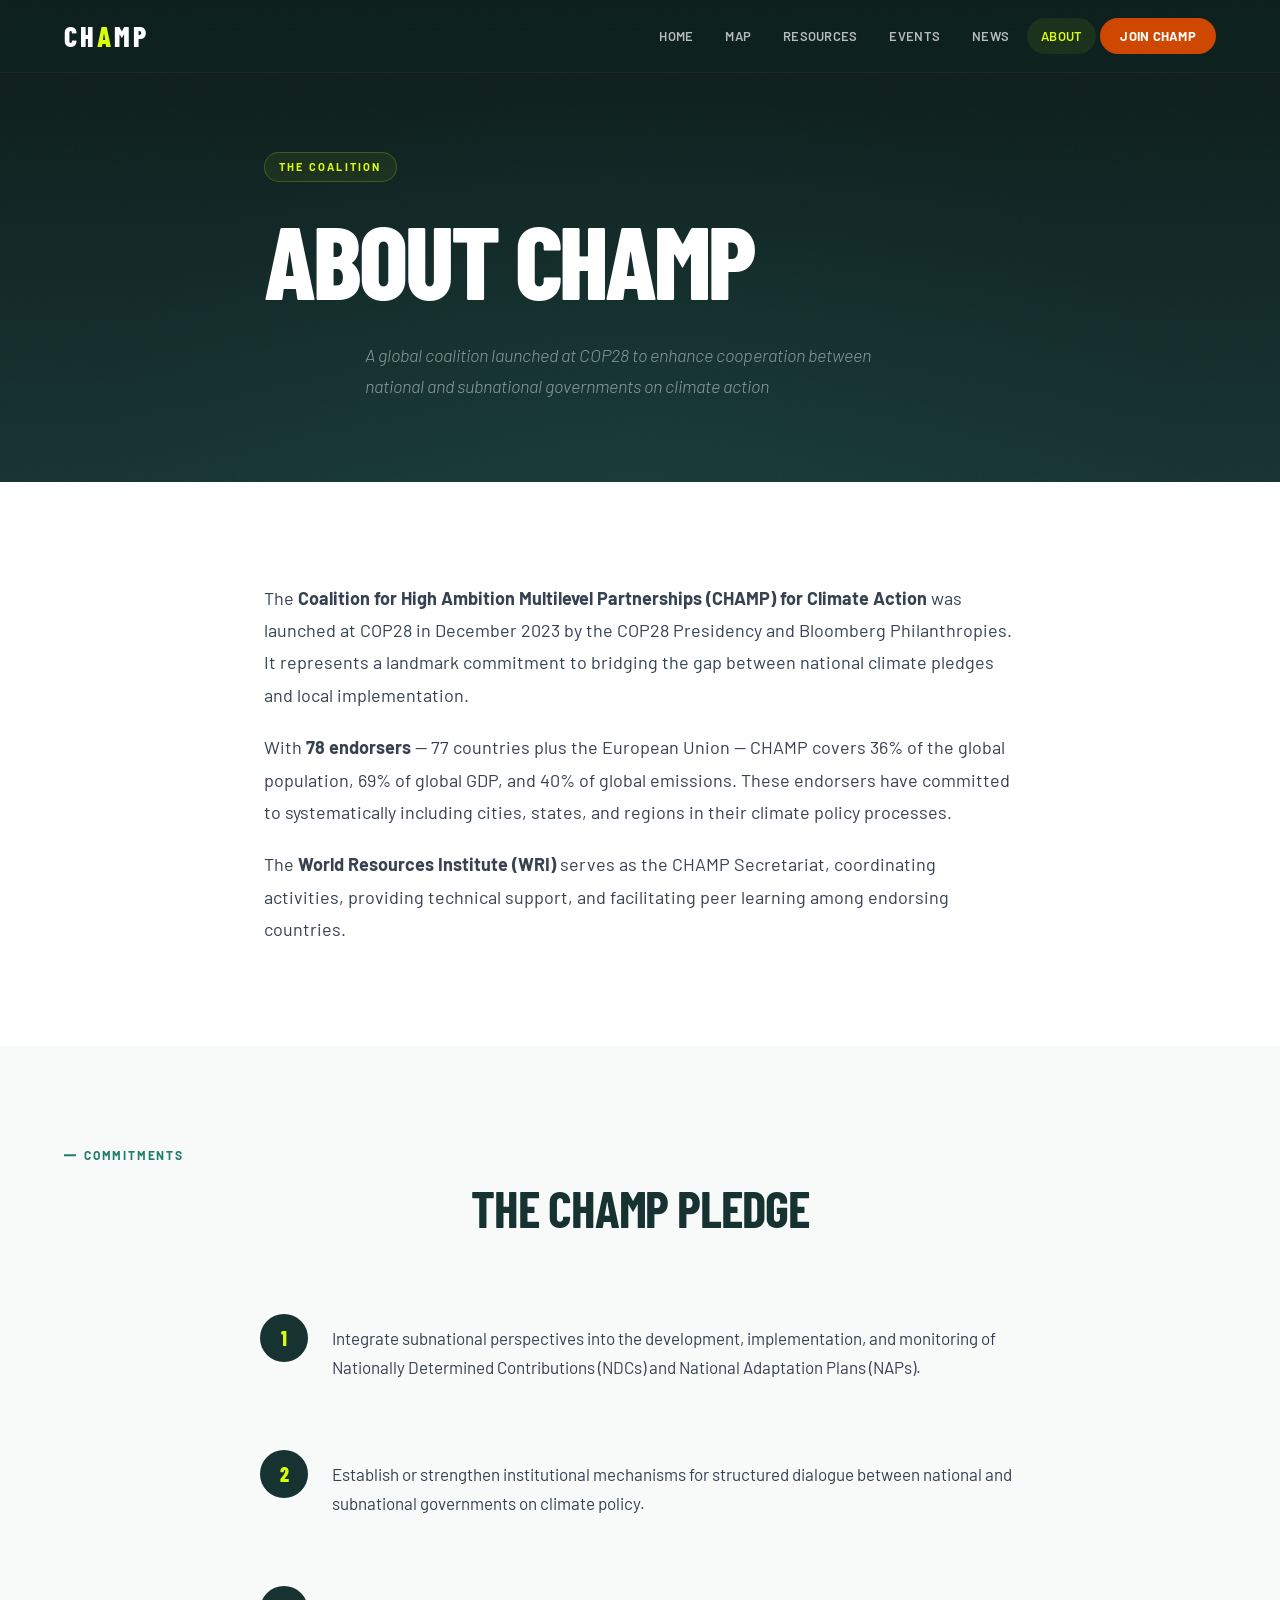
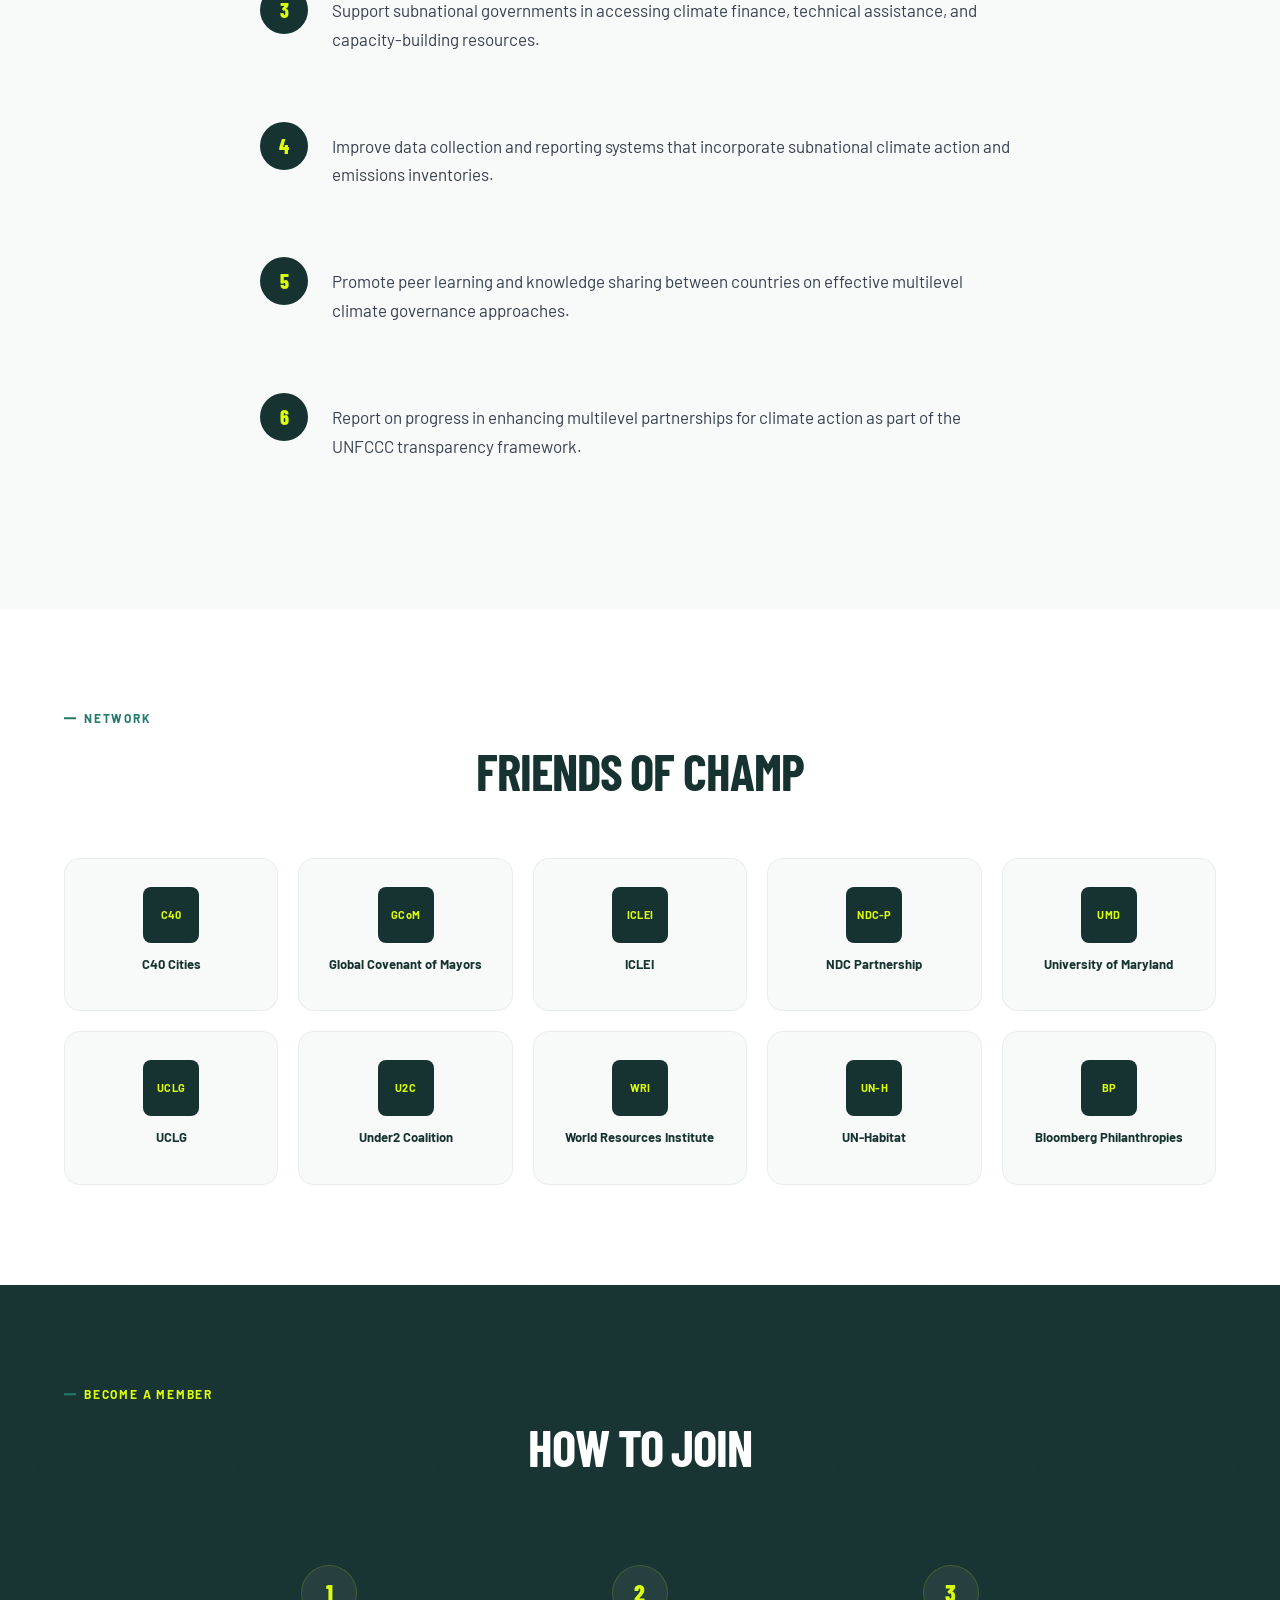
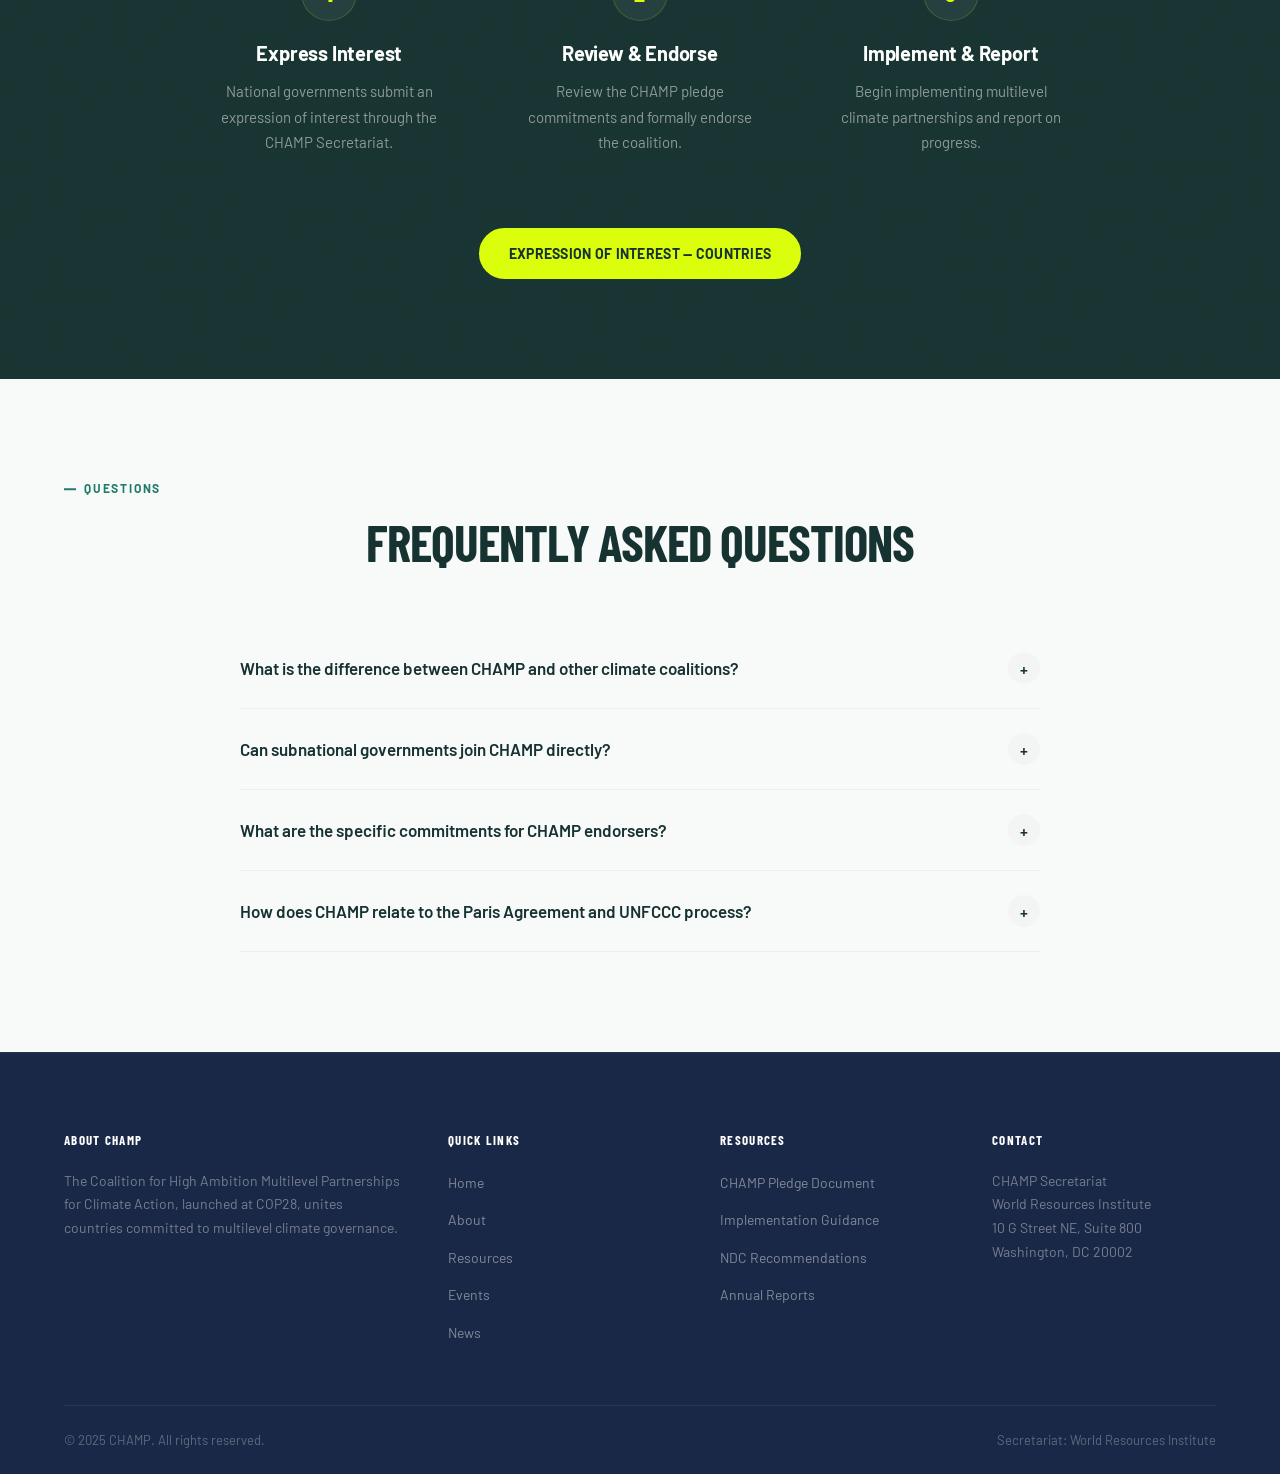
<file: about.html>
<!DOCTYPE html>
<html lang="en">
<head>
  <meta charset="UTF-8">
  <meta name="viewport" content="width=device-width, initial-scale=1.0">
  <title>About — CHAMP Coalition for Climate Action</title>
  <meta name="description" content="Learn about CHAMP, the Coalition for High Ambition Multilevel Partnerships for Climate Action launched at COP28, its pledge, partners, and how to join.">
  <meta property="og:title" content="About — CHAMP Coalition for Climate Action">
  <meta property="og:description" content="Learn about the CHAMP coalition, its partners, the pledge commitments, and how your country can join.">
  <meta property="og:type" content="website">
  <link rel="icon" href="data:image/svg+xml,<svg xmlns='http://www.w3.org/2000/svg' viewBox='0 0 32 32'><circle cx='16' cy='16' r='14' fill='%23207B6A'/><text x='16' y='21' text-anchor='middle' fill='%23DBFE0C' font-size='14' font-weight='bold' font-family='sans-serif'>C</text></svg>">
  <link rel="preconnect" href="https://fonts.googleapis.com">
  <link rel="preconnect" href="https://fonts.gstatic.com" crossorigin>
  <link href="https://fonts.googleapis.com/css2?family=Barlow+Condensed:wght@700;800&family=Barlow:ital,wght@0,400;0,600;0,700;1,300&display=swap" rel="stylesheet">
  <link rel="stylesheet" href="css/styles.css">
</head>
<body>
  <div class="grain-overlay" aria-hidden="true"></div>
  <a href="about.html#main-content" class="skip-link">Skip to main content</a>

  <header class="site-header">
    <nav class="site-nav" aria-label="Main navigation">
      <a href="index.html" class="nav-logo" aria-label="CHAMP home">CH<span>A</span>MP</a>
      <button class="nav-hamburger" aria-expanded="false" aria-controls="nav-menu" aria-label="Toggle navigation menu">
        <span></span><span></span><span></span>
      </button>
      <div class="nav-menu" id="nav-menu" role="menubar">
        <a href="index.html" role="menuitem">Home</a>
        <a href="index.html#map-section" role="menuitem">Map</a>
        <a href="resources.html" role="menuitem">Resources</a>
        <a href="events.html" role="menuitem">Events</a>
        <a href="news.html" role="menuitem">News</a>
        <a href="about.html" role="menuitem">About</a>
        <a href="about.html#join" class="nav-cta" role="menuitem">Join CHAMP</a>
      </div>
    </nav>
    <div class="nav-overlay"></div>
  </header>

  <main id="main-content">
    <!-- Hero -->
    <section class="page-header about-hero">
      <div class="container">
        <span class="page-label">The Coalition</span>
        <h1>About CHAMP</h1>
        <p>A global coalition launched at COP28 to enhance cooperation between national and subnational governments on climate action</p>
      </div>
    </section>

    <!-- Overview -->
    <section class="section">
      <div class="container" style="max-width: 800px;">
        <div class="fade-in">
          <p style="font-size: 1.125rem; line-height: 1.8; color: #374151; margin-bottom: 20px;">
            The <strong>Coalition for High Ambition Multilevel Partnerships (CHAMP) for Climate Action</strong> was launched at COP28 in December 2023 by the COP28 Presidency and Bloomberg Philanthropies. It represents a landmark commitment to bridging the gap between national climate pledges and local implementation.
          </p>
          <p style="font-size: 1.125rem; line-height: 1.8; color: #374151; margin-bottom: 20px;">
            With <strong>78 endorsers</strong> &mdash; 77 countries plus the European Union &mdash; CHAMP covers 36% of the global population, 69% of global GDP, and 40% of global emissions. These endorsers have committed to systematically including cities, states, and regions in their climate policy processes.
          </p>
          <p style="font-size: 1.125rem; line-height: 1.8; color: #374151;">
            The <strong>World Resources Institute (WRI)</strong> serves as the CHAMP Secretariat, coordinating activities, providing technical support, and facilitating peer learning among endorsing countries.
          </p>
        </div>
      </div>
    </section>

    <!-- The CHAMP Pledge -->
    <section class="pledge-section section">
      <div class="container">
        <span class="section-label fade-in">Commitments</span>
        <h2 class="fade-in stagger-1">The CHAMP Pledge</h2>
        <div class="pledge-list">
          <div class="pledge-item fade-in stagger-2">
            <div class="pledge-number" aria-hidden="true">1</div>
            <p class="pledge-text">Integrate subnational perspectives into the development, implementation, and monitoring of Nationally Determined Contributions (NDCs) and National Adaptation Plans (NAPs).</p>
          </div>
          <div class="pledge-item fade-in stagger-3">
            <div class="pledge-number" aria-hidden="true">2</div>
            <p class="pledge-text">Establish or strengthen institutional mechanisms for structured dialogue between national and subnational governments on climate policy.</p>
          </div>
          <div class="pledge-item fade-in stagger-4">
            <div class="pledge-number" aria-hidden="true">3</div>
            <p class="pledge-text">Support subnational governments in accessing climate finance, technical assistance, and capacity-building resources.</p>
          </div>
          <div class="pledge-item fade-in stagger-5">
            <div class="pledge-number" aria-hidden="true">4</div>
            <p class="pledge-text">Improve data collection and reporting systems that incorporate subnational climate action and emissions inventories.</p>
          </div>
          <div class="pledge-item fade-in stagger-6">
            <div class="pledge-number" aria-hidden="true">5</div>
            <p class="pledge-text">Promote peer learning and knowledge sharing between countries on effective multilevel climate governance approaches.</p>
          </div>
          <div class="pledge-item fade-in stagger-7">
            <div class="pledge-number" aria-hidden="true">6</div>
            <p class="pledge-text">Report on progress in enhancing multilevel partnerships for climate action as part of the UNFCCC transparency framework.</p>
          </div>
        </div>
      </div>
    </section>

    <!-- Friends of CHAMP / Partners -->
    <section class="partners-section section">
      <div class="container">
        <span class="section-label fade-in">Network</span>
        <h2 class="fade-in stagger-1">Friends of CHAMP</h2>
        <div class="partners-grid fade-in stagger-2">
          <div class="partner-card">
            <div class="partner-icon">C40</div>
            <h4>C40 Cities</h4>
          </div>
          <div class="partner-card">
            <div class="partner-icon">GCoM</div>
            <h4>Global Covenant of Mayors</h4>
          </div>
          <div class="partner-card">
            <div class="partner-icon">ICLEI</div>
            <h4>ICLEI</h4>
          </div>
          <div class="partner-card">
            <div class="partner-icon">NDC-P</div>
            <h4>NDC Partnership</h4>
          </div>
          <div class="partner-card">
            <div class="partner-icon">UMD</div>
            <h4>University of Maryland</h4>
          </div>
          <div class="partner-card">
            <div class="partner-icon">UCLG</div>
            <h4>UCLG</h4>
          </div>
          <div class="partner-card">
            <div class="partner-icon">U2C</div>
            <h4>Under2 Coalition</h4>
          </div>
          <div class="partner-card">
            <div class="partner-icon">WRI</div>
            <h4>World Resources Institute</h4>
          </div>
          <div class="partner-card">
            <div class="partner-icon">UN-H</div>
            <h4>UN-Habitat</h4>
          </div>
          <div class="partner-card">
            <div class="partner-icon">BP</div>
            <h4>Bloomberg Philanthropies</h4>
          </div>
        </div>
      </div>
    </section>

    <!-- How to Join (Dark) -->
    <section id="join" class="join-section section">
      <div class="container">
        <span class="section-label fade-in">Become a Member</span>
        <h2 class="fade-in stagger-1">How to Join</h2>
        <div class="join-steps fade-in stagger-2">
          <div class="join-step">
            <div class="join-step-number" aria-hidden="true">1</div>
            <h3>Express Interest</h3>
            <p>National governments submit an expression of interest through the CHAMP Secretariat.</p>
          </div>
          <div class="join-step">
            <div class="join-step-number" aria-hidden="true">2</div>
            <h3>Review &amp; Endorse</h3>
            <p>Review the CHAMP pledge commitments and formally endorse the coalition.</p>
          </div>
          <div class="join-step">
            <div class="join-step-number" aria-hidden="true">3</div>
            <h3>Implement &amp; Report</h3>
            <p>Begin implementing multilevel climate partnerships and report on progress.</p>
          </div>
        </div>
        <div style="text-align: center; position: relative;" class="fade-in stagger-3">
          <a href="about.html#" class="btn btn-cta">Expression of Interest &mdash; Countries</a>
        </div>
      </div>
    </section>

    <!-- FAQ -->
    <section class="faq-section section">
      <div class="container">
        <span class="section-label fade-in">Questions</span>
        <h2 class="fade-in stagger-1">Frequently Asked Questions</h2>
        <div class="faq-list fade-in stagger-2">
          <div class="faq-item">
            <button class="faq-question" aria-expanded="false">
              What is the difference between CHAMP and other climate coalitions?
              <span class="faq-icon" aria-hidden="true">+</span>
            </button>
            <div class="faq-answer" role="region">
              <p>CHAMP is unique in its focus on <strong>multilevel governance</strong> &mdash; the structured cooperation between national and subnational governments. While other coalitions may focus on emissions targets or specific sectors, CHAMP specifically addresses how different levels of government work together to deliver on climate commitments. This vertical integration is essential because cities and regions are responsible for implementing many national climate policies.</p>
            </div>
          </div>
          <div class="faq-item">
            <button class="faq-question" aria-expanded="false">
              Can subnational governments join CHAMP directly?
              <span class="faq-icon" aria-hidden="true">+</span>
            </button>
            <div class="faq-answer" role="region">
              <p>CHAMP endorsement is at the <strong>national level</strong>, with countries committing to enhance their engagement with subnational governments. However, subnational governments are essential partners and beneficiaries. Organizations representing cities and regions, such as C40, ICLEI, and UCLG, are &ldquo;Friends of CHAMP&rdquo; that help facilitate subnational engagement within the coalition framework.</p>
            </div>
          </div>
          <div class="faq-item">
            <button class="faq-question" aria-expanded="false">
              What are the specific commitments for CHAMP endorsers?
              <span class="faq-icon" aria-hidden="true">+</span>
            </button>
            <div class="faq-answer" role="region">
              <p>CHAMP endorsers commit to six key areas: integrating subnational perspectives into NDCs, establishing multilevel dialogue mechanisms, supporting subnational access to climate finance, improving data collection, promoting peer learning, and reporting on progress. These commitments are flexible, recognizing that countries have different starting points and governance structures.</p>
            </div>
          </div>
          <div class="faq-item">
            <button class="faq-question" aria-expanded="false">
              How does CHAMP relate to the Paris Agreement and UNFCCC process?
              <span class="faq-icon" aria-hidden="true">+</span>
            </button>
            <div class="faq-answer" role="region">
              <p>CHAMP directly supports the implementation of the Paris Agreement by strengthening how countries develop and deliver on their <strong>Nationally Determined Contributions (NDCs)</strong>. By including subnational governments in NDC processes, countries can set more ambitious and achievable targets. CHAMP endorsers report on their multilevel partnership progress as part of the UNFCCC transparency framework.</p>
            </div>
          </div>
        </div>
      </div>
    </section>
  </main>

  <footer class="site-footer" role="contentinfo">
    <div class="container">
      <div class="footer-grid">
        <div class="footer-col">
          <h4>About CHAMP</h4>
          <p>The Coalition for High Ambition Multilevel Partnerships for Climate Action, launched at COP28, unites countries committed to multilevel climate governance.</p>
        </div>
        <div class="footer-col">
          <h4>Quick Links</h4>
          <ul>
            <li><a href="index.html">Home</a></li>
            <li><a href="about.html">About</a></li>
            <li><a href="resources.html">Resources</a></li>
            <li><a href="events.html">Events</a></li>
            <li><a href="news.html">News</a></li>
          </ul>
        </div>
        <div class="footer-col">
          <h4>Resources</h4>
          <ul>
            <li><a href="resources.html">CHAMP Pledge Document</a></li>
            <li><a href="resources.html">Implementation Guidance</a></li>
            <li><a href="resources.html">NDC Recommendations</a></li>
            <li><a href="resources.html">Annual Reports</a></li>
          </ul>
        </div>
        <div class="footer-col">
          <h4>Contact</h4>
          <p>CHAMP Secretariat<br>World Resources Institute<br>10 G Street NE, Suite 800<br>Washington, DC 20002</p>
        </div>
      </div>
      <div class="footer-bottom">
        <span>&copy; 2025 CHAMP. All rights reserved.</span>
        <span>Secretariat: <a href="https://www.wri.org" target="_blank" rel="noopener noreferrer">World Resources Institute</a></span>
      </div>
    </div>
  </footer>

  <script src="js/nav.js"></script>
  <script>
  // FAQ Accordion
  (function() {
    'use strict';
    document.querySelectorAll('.faq-question').forEach(function(btn) {
      btn.addEventListener('click', function() {
        var item = this.closest('.faq-item');
        var isOpen = item.classList.contains('is-open');

        // Close all
        document.querySelectorAll('.faq-item').forEach(function(i) {
          i.classList.remove('is-open');
          i.querySelector('.faq-question').setAttribute('aria-expanded', 'false');
        });

        // Toggle current
        if (!isOpen) {
          item.classList.add('is-open');
          this.setAttribute('aria-expanded', 'true');
        }
      });
    });
  })();
  </script>
</body>
</html>
</file>
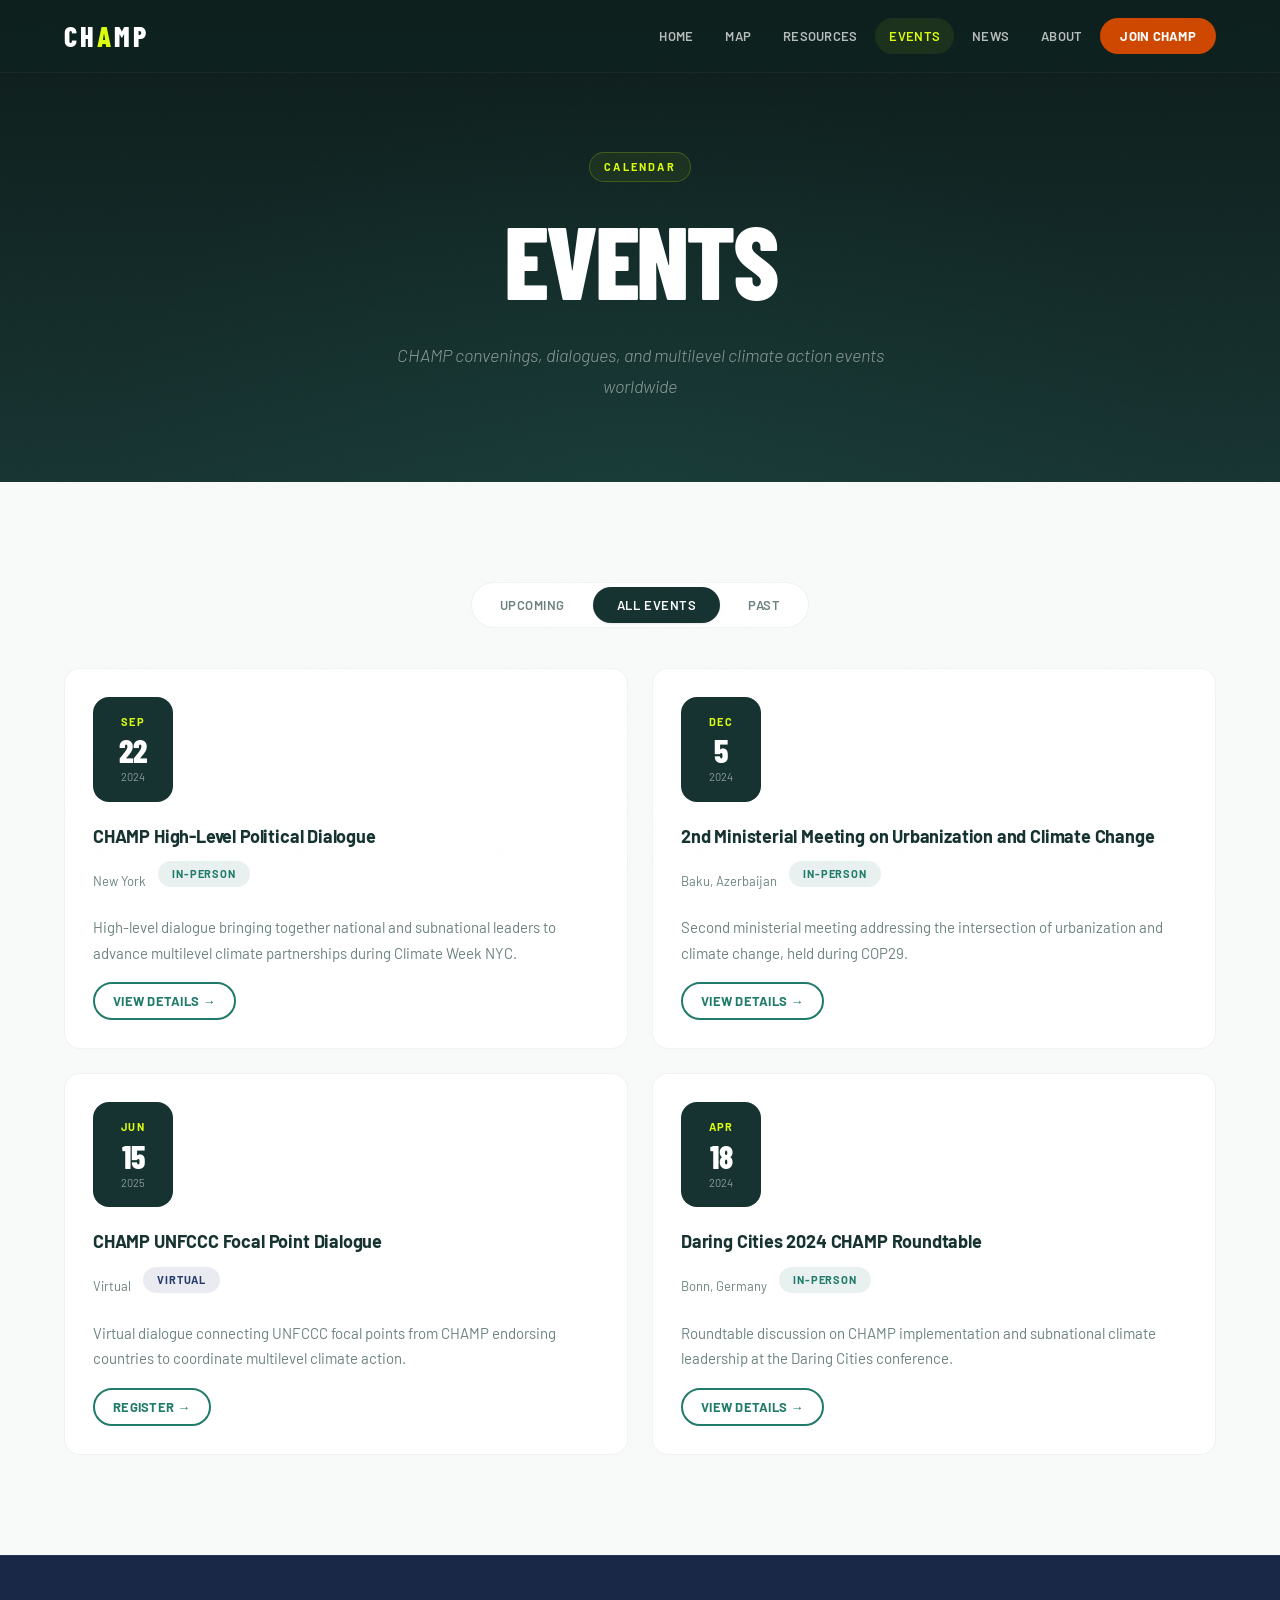
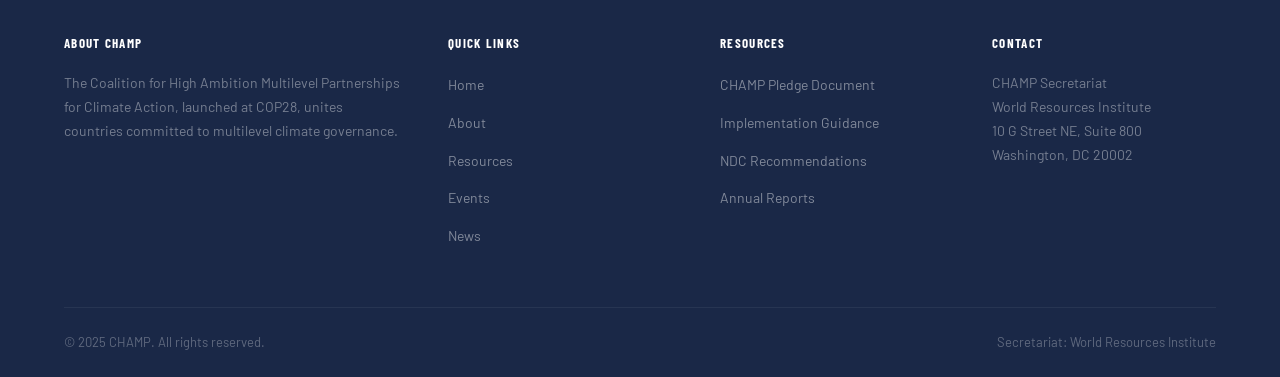
<file: events.html>
<!DOCTYPE html>
<html lang="en">
<head>
  <meta charset="UTF-8">
  <meta name="viewport" content="width=device-width, initial-scale=1.0">
  <title>Events — CHAMP Coalition for Climate Action</title>
  <meta name="description" content="Upcoming and past CHAMP events including ministerial meetings, dialogues, and roundtables on multilevel climate partnerships.">
  <meta property="og:title" content="Events — CHAMP Coalition for Climate Action">
  <meta property="og:description" content="Explore upcoming and past CHAMP events on multilevel climate governance and partnerships.">
  <meta property="og:type" content="website">
  <link rel="icon" href="data:image/svg+xml,<svg xmlns='http://www.w3.org/2000/svg' viewBox='0 0 32 32'><circle cx='16' cy='16' r='14' fill='%23207B6A'/><text x='16' y='21' text-anchor='middle' fill='%23DBFE0C' font-size='14' font-weight='bold' font-family='sans-serif'>C</text></svg>">
  <link rel="preconnect" href="https://fonts.googleapis.com">
  <link rel="preconnect" href="https://fonts.gstatic.com" crossorigin>
  <link href="https://fonts.googleapis.com/css2?family=Barlow+Condensed:wght@700;800&family=Barlow:ital,wght@0,400;0,600;0,700;1,300&display=swap" rel="stylesheet">
  <link rel="stylesheet" href="css/styles.css">
</head>
<body>
  <div class="grain-overlay" aria-hidden="true"></div>
  <a href="events.html#main-content" class="skip-link">Skip to main content</a>

  <header class="site-header">
    <nav class="site-nav" aria-label="Main navigation">
      <a href="index.html" class="nav-logo" aria-label="CHAMP home">CH<span>A</span>MP</a>
      <button class="nav-hamburger" aria-expanded="false" aria-controls="nav-menu" aria-label="Toggle navigation menu">
        <span></span><span></span><span></span>
      </button>
      <div class="nav-menu" id="nav-menu" role="menubar">
        <a href="index.html" role="menuitem">Home</a>
        <a href="index.html#map-section" role="menuitem">Map</a>
        <a href="resources.html" role="menuitem">Resources</a>
        <a href="events.html" role="menuitem">Events</a>
        <a href="news.html" role="menuitem">News</a>
        <a href="about.html" role="menuitem">About</a>
        <a href="about.html#join" class="nav-cta" role="menuitem">Join CHAMP</a>
      </div>
    </nav>
    <div class="nav-overlay"></div>
  </header>

  <main id="main-content">
    <section class="page-header">
      <div class="container">
        <span class="page-label">Calendar</span>
        <h1>Events</h1>
        <p>CHAMP convenings, dialogues, and multilevel climate action events worldwide</p>
      </div>
    </section>

    <section class="section" style="background: var(--surface-off);">
      <div class="container">
        <div class="event-toggle fade-in" role="group" aria-label="Filter events by timing">
          <div class="event-toggle-wrap">
            <button class="event-toggle-btn" data-filter="upcoming" aria-pressed="false">Upcoming</button>
            <button class="event-toggle-btn is-active" data-filter="all" aria-pressed="true">All Events</button>
            <button class="event-toggle-btn" data-filter="past" aria-pressed="false">Past</button>
          </div>
        </div>

        <div id="events-grid" class="events-grid fade-in stagger-2" aria-label="Events list"></div>
      </div>
    </section>
  </main>

  <footer class="site-footer" role="contentinfo">
    <div class="container">
      <div class="footer-grid">
        <div class="footer-col">
          <h4>About CHAMP</h4>
          <p>The Coalition for High Ambition Multilevel Partnerships for Climate Action, launched at COP28, unites countries committed to multilevel climate governance.</p>
        </div>
        <div class="footer-col">
          <h4>Quick Links</h4>
          <ul>
            <li><a href="index.html">Home</a></li>
            <li><a href="about.html">About</a></li>
            <li><a href="resources.html">Resources</a></li>
            <li><a href="events.html">Events</a></li>
            <li><a href="news.html">News</a></li>
          </ul>
        </div>
        <div class="footer-col">
          <h4>Resources</h4>
          <ul>
            <li><a href="resources.html">CHAMP Pledge Document</a></li>
            <li><a href="resources.html">Implementation Guidance</a></li>
            <li><a href="resources.html">NDC Recommendations</a></li>
            <li><a href="resources.html">Annual Reports</a></li>
          </ul>
        </div>
        <div class="footer-col">
          <h4>Contact</h4>
          <p>CHAMP Secretariat<br>World Resources Institute<br>10 G Street NE, Suite 800<br>Washington, DC 20002</p>
        </div>
      </div>
      <div class="footer-bottom">
        <span>&copy; 2025 CHAMP. All rights reserved.</span>
        <span>Secretariat: <a href="https://www.wri.org" target="_blank" rel="noopener noreferrer">World Resources Institute</a></span>
      </div>
    </div>
  </footer>

  <script src="js/countries.js"></script>
  <script src="js/nav.js"></script>
  <script>
  (function() {
    'use strict';
    var grid = document.getElementById('events-grid');
    var toggleBtns = document.querySelectorAll('.event-toggle-btn');
    var currentFilter = 'all';

    var months = ['Jan','Feb','Mar','Apr','May','Jun','Jul','Aug','Sep','Oct','Nov','Dec'];

    function createEventCard(event) {
      var d = new Date(event.date);
      var card = document.createElement('article');
      card.className = 'event-card card';
      card.dataset.upcoming = event.upcoming ? 'true' : 'false';

      var formatClass = event.format === 'Virtual' ? 'badge-virtual' :
                        event.format === 'Hybrid' ? 'badge-hybrid' : 'badge-in-person';

      card.innerHTML =
        '<div class="event-date-badge">' +
          '<span class="month">' + months[d.getMonth()] + '</span>' +
          '<span class="day">' + d.getDate() + '</span>' +
          '<span class="year">' + d.getFullYear() + '</span>' +
        '</div>' +
        '<div class="event-info">' +
          '<h3>' + event.title + '</h3>' +
          '<div class="event-meta">' +
            '<span>' + event.location + '</span>' +
            '<span class="badge ' + formatClass + '">' + event.format + '</span>' +
          '</div>' +
          '<p>' + event.description + '</p>' +
          '<a href="events.html#" class="btn btn-secondary btn-small">' +
            (event.upcoming ? 'Register' : 'View Details') + ' &rarr;</a>' +
        '</div>';

      return card;
    }

    function render() {
      grid.innerHTML = '';
      var filtered = sampleEvents.filter(function(e) {
        if (currentFilter === 'upcoming') return e.upcoming;
        if (currentFilter === 'past') return !e.upcoming;
        return true;
      });

      if (filtered.length === 0) {
        grid.innerHTML = '<p class="no-results" style="grid-column:1/-1">No events found for this filter.</p>';
      } else {
        filtered.forEach(function(e) {
          grid.appendChild(createEventCard(e));
        });
      }
    }

    toggleBtns.forEach(function(btn) {
      btn.addEventListener('click', function() {
        toggleBtns.forEach(function(b) {
          b.classList.remove('is-active');
          b.setAttribute('aria-pressed', 'false');
        });
        this.classList.add('is-active');
        this.setAttribute('aria-pressed', 'true');
        currentFilter = this.dataset.filter;
        render();
      });
    });

    render();
  })();
  </script>
</body>
</html>
</file>
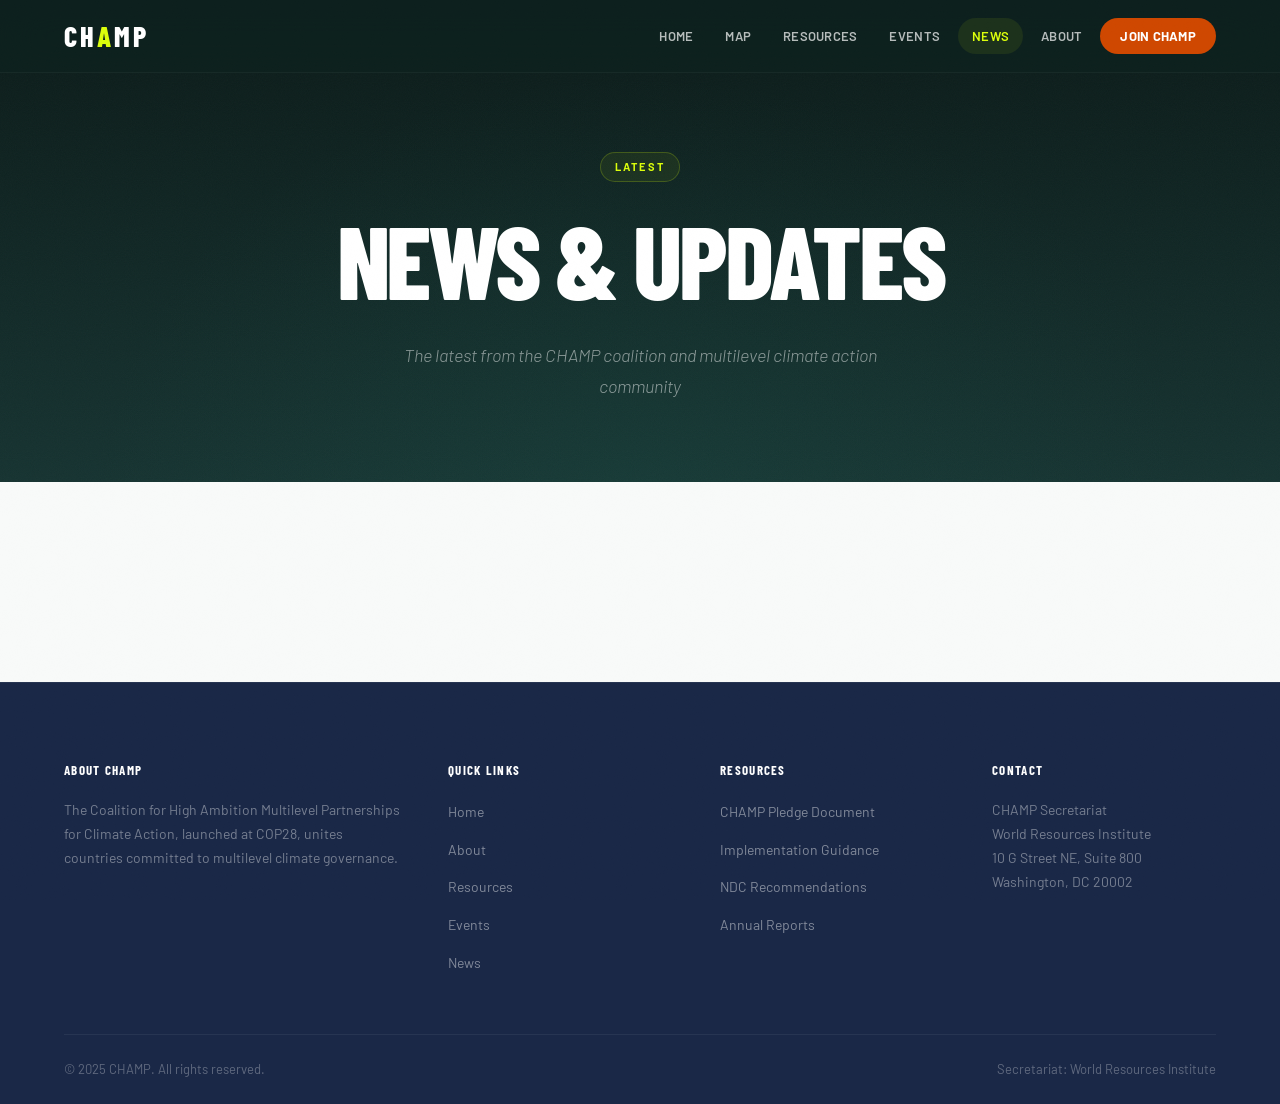
<file: news.html>
<!DOCTYPE html>
<html lang="en">
<head>
  <meta charset="UTF-8">
  <meta name="viewport" content="width=device-width, initial-scale=1.0">
  <title>News &amp; Updates — CHAMP Coalition for Climate Action</title>
  <meta name="description" content="Latest news and updates from the CHAMP coalition, including new endorsers, events, and multilevel climate action developments.">
  <meta property="og:title" content="News & Updates — CHAMP Coalition for Climate Action">
  <meta property="og:description" content="Stay updated on the latest CHAMP coalition news, new endorsers, and multilevel climate partnership developments.">
  <meta property="og:type" content="website">
  <link rel="icon" href="data:image/svg+xml,<svg xmlns='http://www.w3.org/2000/svg' viewBox='0 0 32 32'><circle cx='16' cy='16' r='14' fill='%23207B6A'/><text x='16' y='21' text-anchor='middle' fill='%23DBFE0C' font-size='14' font-weight='bold' font-family='sans-serif'>C</text></svg>">
  <link rel="preconnect" href="https://fonts.googleapis.com">
  <link rel="preconnect" href="https://fonts.gstatic.com" crossorigin>
  <link href="https://fonts.googleapis.com/css2?family=Barlow+Condensed:wght@700;800&family=Barlow:ital,wght@0,400;0,600;0,700;1,300&display=swap" rel="stylesheet">
  <link rel="stylesheet" href="css/styles.css">
</head>
<body>
  <div class="grain-overlay" aria-hidden="true"></div>
  <a href="news.html#main-content" class="skip-link">Skip to main content</a>

  <header class="site-header">
    <nav class="site-nav" aria-label="Main navigation">
      <a href="index.html" class="nav-logo" aria-label="CHAMP home">CH<span>A</span>MP</a>
      <button class="nav-hamburger" aria-expanded="false" aria-controls="nav-menu" aria-label="Toggle navigation menu">
        <span></span><span></span><span></span>
      </button>
      <div class="nav-menu" id="nav-menu" role="menubar">
        <a href="index.html" role="menuitem">Home</a>
        <a href="index.html#map-section" role="menuitem">Map</a>
        <a href="resources.html" role="menuitem">Resources</a>
        <a href="events.html" role="menuitem">Events</a>
        <a href="news.html" role="menuitem">News</a>
        <a href="about.html" role="menuitem">About</a>
        <a href="about.html#join" class="nav-cta" role="menuitem">Join CHAMP</a>
      </div>
    </nav>
    <div class="nav-overlay"></div>
  </header>

  <main id="main-content">
    <section class="page-header">
      <div class="container">
        <span class="page-label">Latest</span>
        <h1>News &amp; Updates</h1>
        <p>The latest from the CHAMP coalition and multilevel climate action community</p>
      </div>
    </section>

    <section class="section" style="background: var(--surface-off);">
      <div class="container">
        <div id="news-grid" class="news-grid"></div>
      </div>
    </section>
  </main>

  <footer class="site-footer" role="contentinfo">
    <div class="container">
      <div class="footer-grid">
        <div class="footer-col">
          <h4>About CHAMP</h4>
          <p>The Coalition for High Ambition Multilevel Partnerships for Climate Action, launched at COP28, unites countries committed to multilevel climate governance.</p>
        </div>
        <div class="footer-col">
          <h4>Quick Links</h4>
          <ul>
            <li><a href="index.html">Home</a></li>
            <li><a href="about.html">About</a></li>
            <li><a href="resources.html">Resources</a></li>
            <li><a href="events.html">Events</a></li>
            <li><a href="news.html">News</a></li>
          </ul>
        </div>
        <div class="footer-col">
          <h4>Resources</h4>
          <ul>
            <li><a href="resources.html">CHAMP Pledge Document</a></li>
            <li><a href="resources.html">Implementation Guidance</a></li>
            <li><a href="resources.html">NDC Recommendations</a></li>
            <li><a href="resources.html">Annual Reports</a></li>
          </ul>
        </div>
        <div class="footer-col">
          <h4>Contact</h4>
          <p>CHAMP Secretariat<br>World Resources Institute<br>10 G Street NE, Suite 800<br>Washington, DC 20002</p>
        </div>
      </div>
      <div class="footer-bottom">
        <span>&copy; 2025 CHAMP. All rights reserved.</span>
        <span>Secretariat: <a href="https://www.wri.org" target="_blank" rel="noopener noreferrer">World Resources Institute</a></span>
      </div>
    </div>
  </footer>

  <script src="js/countries.js"></script>
  <script src="js/nav.js"></script>
  <script>
  (function() {
    'use strict';
    var grid = document.getElementById('news-grid');
    if (!grid) return;

    sampleNews.forEach(function(item, index) {
      var d = new Date(item.date);
      var dateStr = d.toLocaleDateString('en-US', { year: 'numeric', month: 'long', day: 'numeric' });

      var card = document.createElement('article');
      card.className = 'news-card card fade-in';
      card.classList.add('stagger-' + Math.min(index + 1, 8));

      card.innerHTML =
        '<div class="card-body">' +
          '<time class="card-date" datetime="' + item.date + '">' + dateStr + '</time>' +
          '<h3 class="card-title">' + item.title + '</h3>' +
          '<p class="card-text">' + item.excerpt + '</p>' +
        '</div>' +
        '<div class="card-footer">' +
          '<a href="https://champ-prototype.vercel.app/'&#32;+&#32;item.url&#32;+&#32;'" class="btn btn-secondary btn-small">Read more &rarr;</a>' +
        '</div>';

      grid.appendChild(card);
    });
  })();
  </script>
</body>
</html>
</file>
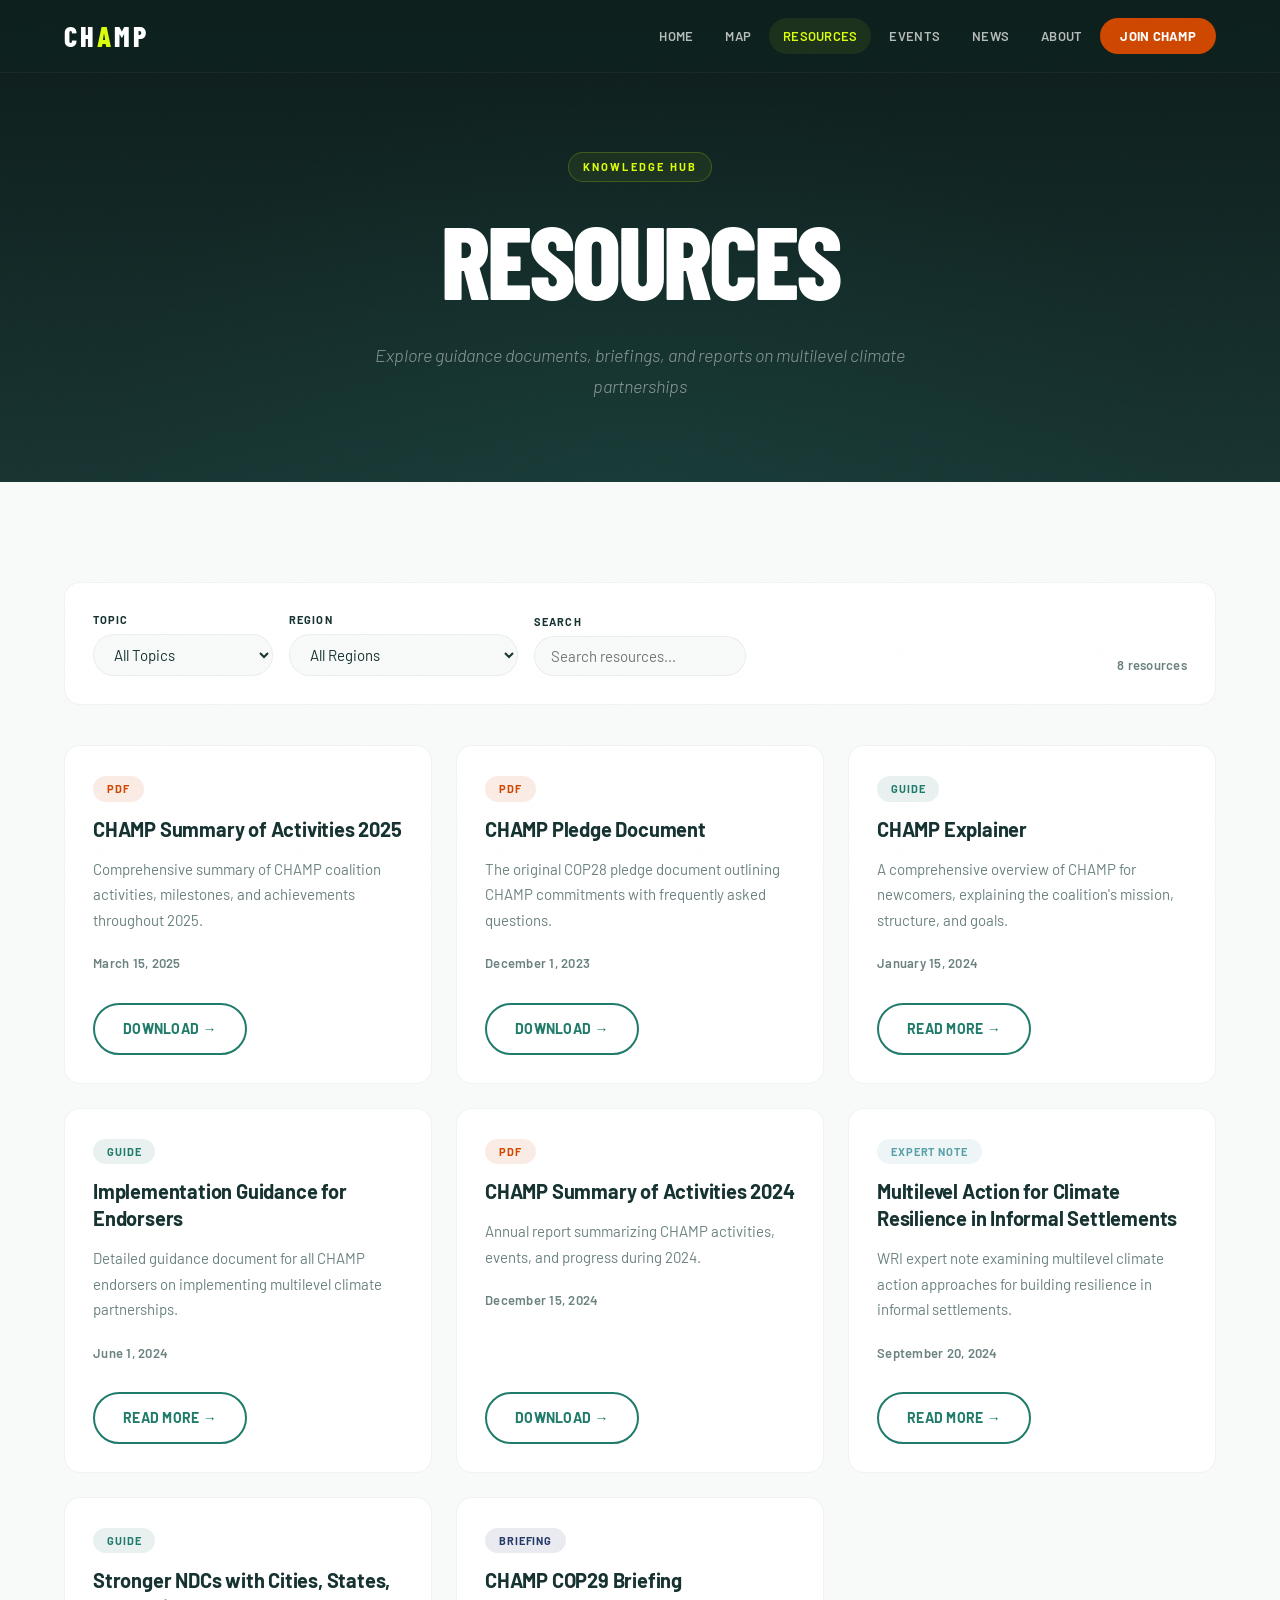
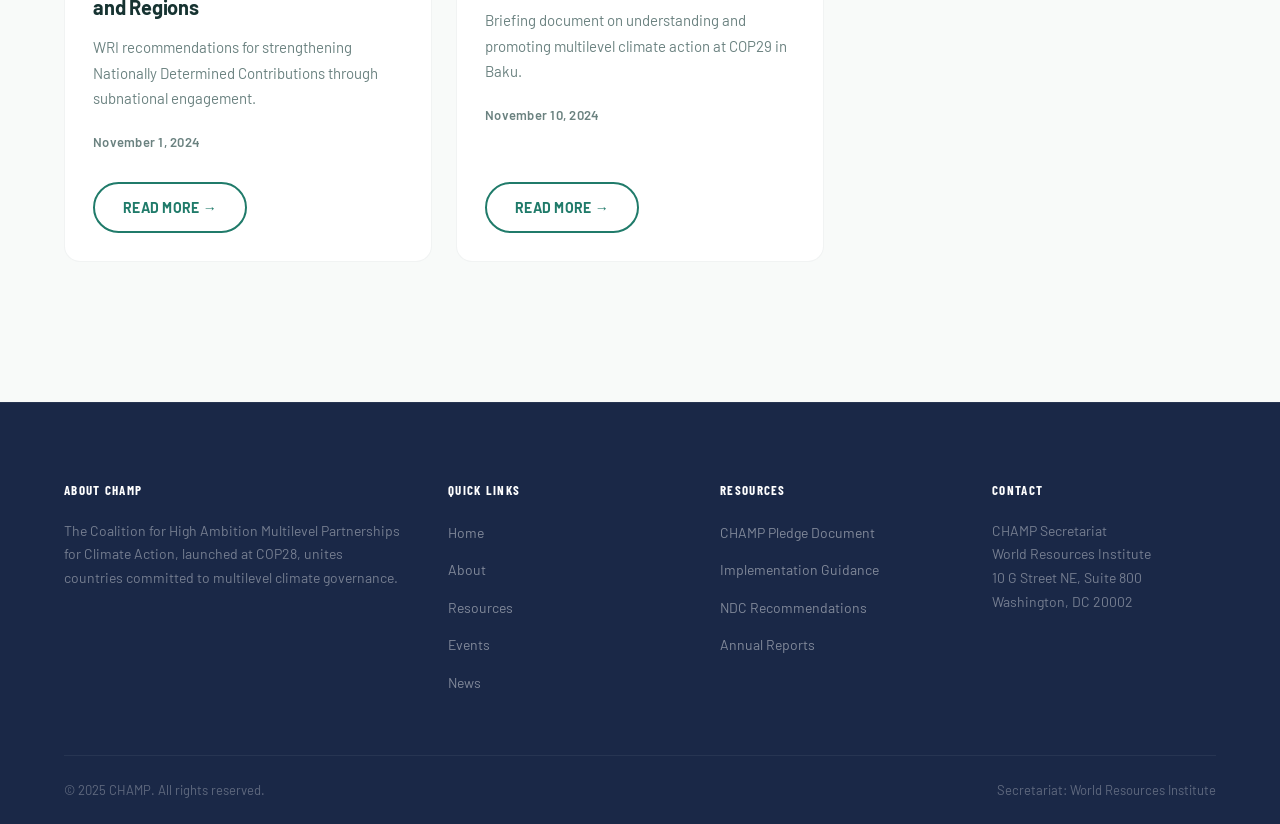
<file: resources.html>
<!DOCTYPE html>
<html lang="en">
<head>
  <meta charset="UTF-8">
  <meta name="viewport" content="width=device-width, initial-scale=1.0">
  <title>Resources — CHAMP Coalition for Climate Action</title>
  <meta name="description" content="Browse CHAMP resources including guidance documents, briefings, expert notes, and reports on multilevel climate partnerships.">
  <meta property="og:title" content="Resources — CHAMP Coalition for Climate Action">
  <meta property="og:description" content="Access resources on multilevel climate governance, NDC guidance, and implementation tools from CHAMP.">
  <meta property="og:type" content="website">
  <link rel="icon" href="data:image/svg+xml,<svg xmlns='http://www.w3.org/2000/svg' viewBox='0 0 32 32'><circle cx='16' cy='16' r='14' fill='%23207B6A'/><text x='16' y='21' text-anchor='middle' fill='%23DBFE0C' font-size='14' font-weight='bold' font-family='sans-serif'>C</text></svg>">
  <link rel="preconnect" href="https://fonts.googleapis.com">
  <link rel="preconnect" href="https://fonts.gstatic.com" crossorigin>
  <link href="https://fonts.googleapis.com/css2?family=Barlow+Condensed:wght@700;800&family=Barlow:ital,wght@0,400;0,600;0,700;1,300&display=swap" rel="stylesheet">
  <link rel="stylesheet" href="css/styles.css">
</head>
<body>
  <div class="grain-overlay" aria-hidden="true"></div>
  <a href="resources.html#main-content" class="skip-link">Skip to main content</a>

  <header class="site-header">
    <nav class="site-nav" aria-label="Main navigation">
      <a href="index.html" class="nav-logo" aria-label="CHAMP home">CH<span>A</span>MP</a>
      <button class="nav-hamburger" aria-expanded="false" aria-controls="nav-menu" aria-label="Toggle navigation menu">
        <span></span><span></span><span></span>
      </button>
      <div class="nav-menu" id="nav-menu" role="menubar">
        <a href="index.html" role="menuitem">Home</a>
        <a href="index.html#map-section" role="menuitem">Map</a>
        <a href="resources.html" role="menuitem">Resources</a>
        <a href="events.html" role="menuitem">Events</a>
        <a href="news.html" role="menuitem">News</a>
        <a href="about.html" role="menuitem">About</a>
        <a href="about.html#join" class="nav-cta" role="menuitem">Join CHAMP</a>
      </div>
    </nav>
    <div class="nav-overlay"></div>
  </header>

  <main id="main-content">
    <section class="page-header">
      <div class="container">
        <span class="page-label">Knowledge Hub</span>
        <h1>Resources</h1>
        <p>Explore guidance documents, briefings, and reports on multilevel climate partnerships</p>
      </div>
    </section>

    <section class="section" style="background: var(--surface-off);">
      <div class="container">
        <div class="filter-bar fade-in" role="search" aria-label="Filter resources">
          <div class="filter-group">
            <label for="filter-topic">Topic</label>
            <select id="filter-topic" aria-label="Filter by topic">
              <option value="All">All Topics</option>
              <option value="NDC Guidance">NDC Guidance</option>
              <option value="Implementation">Implementation</option>
              <option value="Finance">Finance</option>
              <option value="Case Studies">Case Studies</option>
            </select>
          </div>
          <div class="filter-group">
            <label for="filter-region">Region</label>
            <select id="filter-region" aria-label="Filter by region">
              <option value="All">All Regions</option>
              <option value="Africa">Africa</option>
              <option value="East Asia">East Asia</option>
              <option value="Asia-Pacific">Asia-Pacific</option>
              <option value="Europe">Europe</option>
              <option value="Latin America">Latin America</option>
              <option value="North America & Caribbean">North America &amp; Caribbean</option>
              <option value="Middle East & Central Asia">Middle East &amp; Central Asia</option>
            </select>
          </div>
          <div class="filter-group">
            <label for="filter-search">Search</label>
            <input type="text" id="filter-search" placeholder="Search resources..." aria-label="Search resources">
          </div>
          <span id="results-count" class="results-count" aria-live="polite">8 resources</span>
        </div>

        <div id="resources-grid" class="resources-grid fade-in stagger-2" aria-label="Resource list"></div>
      </div>
    </section>
  </main>

  <footer class="site-footer" role="contentinfo">
    <div class="container">
      <div class="footer-grid">
        <div class="footer-col">
          <h4>About CHAMP</h4>
          <p>The Coalition for High Ambition Multilevel Partnerships for Climate Action, launched at COP28, unites countries committed to multilevel climate governance.</p>
        </div>
        <div class="footer-col">
          <h4>Quick Links</h4>
          <ul>
            <li><a href="index.html">Home</a></li>
            <li><a href="about.html">About</a></li>
            <li><a href="resources.html">Resources</a></li>
            <li><a href="events.html">Events</a></li>
            <li><a href="news.html">News</a></li>
          </ul>
        </div>
        <div class="footer-col">
          <h4>Resources</h4>
          <ul>
            <li><a href="resources.html">CHAMP Pledge Document</a></li>
            <li><a href="resources.html">Implementation Guidance</a></li>
            <li><a href="resources.html">NDC Recommendations</a></li>
            <li><a href="resources.html">Annual Reports</a></li>
          </ul>
        </div>
        <div class="footer-col">
          <h4>Contact</h4>
          <p>CHAMP Secretariat<br>World Resources Institute<br>10 G Street NE, Suite 800<br>Washington, DC 20002</p>
        </div>
      </div>
      <div class="footer-bottom">
        <span>&copy; 2025 CHAMP. All rights reserved.</span>
        <span>Secretariat: <a href="https://www.wri.org" target="_blank" rel="noopener noreferrer">World Resources Institute</a></span>
      </div>
    </div>
  </footer>

  <script src="js/countries.js"></script>
  <script src="js/nav.js"></script>
  <script src="js/resources.js"></script>
</body>
</html>
</file>
<file: css/styles.css>
/* ================================================
   CHAMP — Elevated Design System
   Aesthetic: Refined Dark Editorial
   Typography: Barlow Condensed (display) + Barlow (body)
   ================================================ */

/* --- Custom Properties --- */
:root {
  /* Brand */
  --dark-green: #163331;
  --navy: #263A6A;
  --teal: #207B6A;
  --neon-green: #DBFE0C;
  --light-mint: #B4DFCE;
  --orange: #CF4800;
  --blue-teal: #5AA0A9;
  --light-gray: #E5E7EB;
  --white: #FFFFFF;
  --black: #000000;

  /* Extended */
  --dark-deep: #0b1a18;
  --navy-deep: #1a2847;
  --surface-light: #f2f5f4;
  --surface-off: #f8faf9;
  --surface-elevated: rgba(255,255,255,0.04);
  --text-dim: rgba(255,255,255,0.45);
  --text-muted: #6b8280;
  --border-glass: rgba(255,255,255,0.08);
  --border-light: rgba(22,51,49,0.06);

  /* Typography */
  --font-primary: 'Barlow', sans-serif;
  --font-display: 'Barlow Condensed', 'Barlow', sans-serif;

  /* Shadows */
  --shadow-sm: 0 1px 3px rgba(0,0,0,0.04), 0 1px 2px rgba(0,0,0,0.06);
  --shadow-md: 0 4px 20px rgba(0,0,0,0.08);
  --shadow-lg: 0 12px 40px rgba(0,0,0,0.12);
  --shadow-xl: 0 20px 60px rgba(0,0,0,0.16);
  --shadow-glow-teal: 0 0 40px rgba(32,123,106,0.15);
  --shadow-glow-neon: 0 0 40px rgba(219,254,12,0.12);
  --shadow-sidebar: -8px 0 40px rgba(0,0,0,0.3);

  /* Radii */
  --radius-sm: 4px;
  --radius-md: 8px;
  --radius-lg: 16px;
  --radius-xl: 24px;
  --radius-pill: 100px;

  /* Transitions */
  --ease-out: cubic-bezier(0.16, 1, 0.3, 1);
  --ease-in-out: cubic-bezier(0.65, 0, 0.35, 1);
  --transition-fast: 200ms var(--ease-out);
  --transition: 400ms var(--ease-out);
  --transition-slow: 700ms var(--ease-out);

  /* Layout */
  --max-width: 1200px;
  --section-padding: 100px;
  --nav-height: 72px;
}

/* --- Reset --- */
*, *::before, *::after {
  box-sizing: border-box;
  margin: 0;
  padding: 0;
}

html {
  font-size: 16px;
  scroll-behavior: smooth;
  -webkit-text-size-adjust: 100%;
}

body {
  font-family: var(--font-primary);
  font-weight: 400;
  line-height: 1.6;
  color: var(--black);
  background: var(--white);
  overflow-x: hidden;
  -webkit-font-smoothing: antialiased;
  -moz-osx-font-smoothing: grayscale;
}

body.nav-open,
body.sidebar-open {
  overflow: hidden;
}

img, svg {
  max-width: 100%;
  height: auto;
  display: block;
}

ul, ol { list-style: none; }

a {
  color: inherit;
  text-decoration: none;
  transition: color var(--transition);
}

button {
  font-family: var(--font-primary);
  cursor: pointer;
  border: none;
  background: none;
}

/* --- Keyframe Animations --- */
@keyframes heroReveal {
  from {
    opacity: 0;
    transform: translateY(40px);
  }
  to {
    opacity: 1;
    transform: none;
  }
}

@keyframes heroRevealScale {
  from {
    opacity: 0;
    transform: scale(0.92);
  }
  to {
    opacity: 1;
    transform: none;
  }
}

@keyframes float {
  0%, 100% { transform: translateY(0) rotate(0deg); }
  50% { transform: translateY(-20px) rotate(1deg); }
}

@keyframes floatSlow {
  0%, 100% { transform: translateY(0); }
  50% { transform: translateY(-10px); }
}

@keyframes spin {
  from { transform: rotate(0deg); }
  to { transform: rotate(360deg); }
}

@keyframes gradientShift {
  0%, 100% { background-position: 0% 50%; }
  50% { background-position: 100% 50%; }
}

@keyframes lineGrow {
  from { transform: scaleX(0); }
  to { transform: scaleX(1); }
}

@keyframes shimmer {
  0% { background-position: -200% 0; }
  100% { background-position: 200% 0; }
}

/* --- Grain Texture Overlay --- */
.grain-overlay {
  position: fixed;
  inset: 0;
  pointer-events: none;
  z-index: 9999;
  opacity: 0.01;
  background-image: url("data:image/svg+xml,%3Csvg viewBox='0 0 256 256' xmlns='http://www.w3.org/2000/svg'%3E%3Cfilter id='n'%3E%3CfeTurbulence type='fractalNoise' baseFrequency='0.8' numOctaves='4' stitchTiles='stitch'/%3E%3C/filter%3E%3Crect width='100%25' height='100%25' filter='url(%23n)' opacity='1'/%3E%3C/svg%3E");
  background-size: 200px 200px;
}

/* --- Skip to content --- */
.skip-link {
  position: absolute;
  top: -100%;
  left: 16px;
  z-index: 10000;
  padding: 12px 24px;
  background: var(--neon-green);
  color: var(--dark-green);
  font-weight: 700;
  font-size: 1rem;
  border-radius: var(--radius-sm);
  transition: top var(--transition);
}

.skip-link:focus {
  top: 16px;
}

/* --- Focus indicators --- */
:focus-visible {
  outline: 3px solid var(--neon-green);
  outline-offset: 2px;
}

a:focus-visible,
button:focus-visible,
[tabindex]:focus-visible {
  outline: 3px solid var(--neon-green);
  outline-offset: 2px;
}

/* --- Typography --- */
h1, h2, h3, h4, h5, h6 {
  font-weight: 700;
  line-height: 1.2;
}

h1 {
  font-family: var(--font-display);
  font-size: clamp(3.5rem, 8vw, 7rem);
  font-weight: 800;
  text-transform: uppercase;
  letter-spacing: -0.03em;
}

h2 {
  font-family: var(--font-display);
  font-size: clamp(2rem, 4vw, 3.25rem);
  font-weight: 700;
  text-transform: uppercase;
  letter-spacing: -0.02em;
  margin-bottom: 48px;
}

h3 {
  font-size: 1.5rem;
  letter-spacing: -0.01em;
  margin-bottom: 14px;
}

h4 {
  font-size: 1.25rem;
  margin-bottom: 10px;
}

.text-accent {
  font-weight: 300;
  font-style: italic;
}

/* --- Layout --- */
.container {
  width: 100%;
  max-width: var(--max-width);
  margin: 0 auto;
  padding: 0 24px;
}

.section {
  padding: var(--section-padding) 0;
  position: relative;
}

/* --- Section Labels --- */
.section-label {
  display: block;
  font-size: 0.75rem;
  font-weight: 700;
  letter-spacing: 0.15em;
  text-transform: uppercase;
  color: var(--teal);
  margin-bottom: 12px;
  position: relative;
  padding-left: 20px;
  text-align: left !important;
}

.section-label::before {
  content: '';
  position: absolute;
  left: 0;
  top: 50%;
  transform: translateY(-50%);
  width: 12px;
  height: 1.5px;
  background: var(--teal);
}

.join-cta .section-label {
  text-align: center !important;
  padding-left: 0;
}

.join-cta .section-label::before {
  display: none;
}

/* --- Section Divider --- */
.section-divider {
  height: 1px;
  background: linear-gradient(90deg, transparent 0%, var(--teal) 50%, transparent 100%);
  opacity: 0.2;
  max-width: 600px;
  margin: 0 auto;
}

/* --- Navigation (Glass Morphism) --- */
.site-header {
  position: fixed;
  top: 0;
  left: 0;
  right: 0;
  z-index: 1000;
  background: rgba(14, 34, 32, 0.8);
  backdrop-filter: blur(24px);
  -webkit-backdrop-filter: blur(24px);
  border-bottom: 1px solid rgba(255,255,255,0.04);
  transition: background var(--transition), border-color var(--transition);
}

.site-header.is-scrolled {
  background: rgba(14, 34, 32, 0.95);
}

.site-nav {
  display: flex;
  align-items: center;
  justify-content: space-between;
  max-width: var(--max-width);
  margin: 0 auto;
  padding: 0 24px;
  height: var(--nav-height);
}

.nav-logo {
  font-family: var(--font-display);
  font-size: 1.75rem;
  font-weight: 800;
  color: var(--white);
  letter-spacing: 3px;
  text-transform: uppercase;
  transition: opacity var(--transition);
}

.nav-logo:hover {
  opacity: 0.8;
}

.nav-logo span {
  color: var(--neon-green);
}

.nav-menu {
  display: flex;
  align-items: center;
  gap: 4px;
}

.nav-menu a {
  color: rgba(255,255,255,0.7);
  font-size: 0.8125rem;
  font-weight: 600;
  padding: 8px 14px;
  border-radius: var(--radius-pill);
  transition: all var(--transition-fast);
  white-space: nowrap;
  letter-spacing: 0.02em;
  text-transform: uppercase;
}

.nav-menu a:hover {
  color: var(--white);
  background: rgba(255,255,255,0.06);
}

.nav-menu a.is-active {
  color: var(--neon-green);
  background: rgba(219,254,12,0.08);
}

.nav-cta {
  background: var(--orange) !important;
  color: var(--white) !important;
  padding: 8px 20px !important;
  border-radius: var(--radius-pill) !important;
  font-weight: 700 !important;
  transition: all var(--transition-fast) !important;
}

.nav-cta:hover {
  background: #b53e00 !important;
  color: var(--white) !important;
  transform: translateY(-1px);
  box-shadow: 0 4px 12px rgba(207,72,0,0.3);
}

.nav-hamburger {
  display: none;
  flex-direction: column;
  justify-content: center;
  gap: 5px;
  width: 36px;
  height: 36px;
  padding: 6px;
  cursor: pointer;
  z-index: 1001;
  border-radius: var(--radius-sm);
  transition: background var(--transition-fast);
}

.nav-hamburger:hover {
  background: rgba(255,255,255,0.06);
}

.nav-hamburger span {
  display: block;
  width: 100%;
  height: 2px;
  background: var(--white);
  transition: transform var(--transition), opacity var(--transition);
  border-radius: 1px;
}

.nav-overlay {
  display: none;
  position: fixed;
  inset: 0;
  background: rgba(0,0,0,0.6);
  backdrop-filter: blur(4px);
  z-index: 999;
}

.nav-overlay.is-visible {
  display: block;
}

/* --- Buttons --- */
.btn {
  display: inline-flex;
  align-items: center;
  gap: 8px;
  padding: 14px 28px;
  font-family: var(--font-primary);
  font-size: 0.875rem;
  font-weight: 700;
  border-radius: var(--radius-pill);
  transition: all var(--transition);
  cursor: pointer;
  text-align: center;
  line-height: 1.4;
  letter-spacing: 0.02em;
  text-transform: uppercase;
  position: relative;
  overflow: hidden;
}


.btn-primary {
  background: var(--orange);
  color: var(--white);
  border: 2px solid var(--orange);
}

.btn-primary:hover {
  background: #b53e00;
  border-color: #b53e00;
  transform: translateY(-2px);
  box-shadow: 0 4px 16px rgba(207,72,0,0.25);
}

.btn-secondary {
  background: transparent;
  color: var(--teal);
  border: 2px solid var(--teal);
}

.btn-secondary:hover {
  background: var(--teal);
  color: var(--white);
  transform: translateY(-2px);
  box-shadow: var(--shadow-glow-teal);
}

.btn-cta {
  background: var(--neon-green);
  color: var(--dark-green);
  border: 2px solid var(--neon-green);
  font-weight: 700;
}

.btn-cta:hover {
  background: #c8eb00;
  border-color: #c8eb00;
  transform: translateY(-2px);
  box-shadow: var(--shadow-glow-neon);
}

.btn-ghost {
  background: transparent;
  color: var(--white);
  border: 1.5px solid rgba(255,255,255,0.2);
}

.btn-ghost:hover {
  border-color: var(--white);
  background: rgba(255,255,255,0.06);
  transform: translateY(-2px);
}

.btn-small {
  padding: 8px 18px;
  font-size: 0.8125rem;
}

/* --- Cards (Refined) --- */
.card {
  background: var(--white);
  border-radius: var(--radius-lg);
  border: 1px solid var(--border-light);
  transition: all var(--transition);
  overflow: hidden;
  display: flex;
  flex-direction: column;
  position: relative;
}

.card::before {
  content: '';
  position: absolute;
  inset: 0;
  border-radius: var(--radius-lg);
  padding: 1px;
  background: linear-gradient(135deg, rgba(32,123,106,0.2) 0%, transparent 50%, rgba(219,254,12,0.1) 100%);
  -webkit-mask: linear-gradient(#fff 0 0) content-box, linear-gradient(#fff 0 0);
  -webkit-mask-composite: xor;
  mask-composite: exclude;
  opacity: 0;
  transition: opacity 0.3s var(--ease-out);
  pointer-events: none;
}

.card:hover {
  transform: translateY(-4px);
  box-shadow: 0 8px 30px rgba(22,51,49,0.08);
}

.card:hover::before {
  opacity: 1;
}

.card-body {
  padding: 28px;
  flex: 1;
}

.card-footer {
  padding: 0 28px 28px;
}

.card-title {
  font-size: 1.25rem;
  font-weight: 700;
  margin-bottom: 14px;
  color: var(--dark-green);
  line-height: 1.35;
}

.card-text {
  font-size: 0.9375rem;
  color: var(--text-muted);
  line-height: 1.7;
  margin-bottom: 16px;
}

.card-date {
  font-size: 0.8125rem;
  color: var(--text-muted);
  font-weight: 600;
  letter-spacing: 0.02em;
}

/* --- Badges --- */
.badge {
  display: inline-block;
  padding: 4px 14px;
  font-size: 0.6875rem;
  font-weight: 700;
  text-transform: uppercase;
  letter-spacing: 0.08em;
  border-radius: var(--radius-pill);
  margin-bottom: 14px;
}

.badge-pdf { background: rgba(207,72,0,0.1); color: var(--orange); }
.badge-guide { background: rgba(32,123,106,0.1); color: var(--teal); }
.badge-briefing { background: rgba(38,58,106,0.1); color: var(--navy); }
.badge-expert { background: rgba(90,160,169,0.1); color: var(--blue-teal); }
.badge-case-study { background: rgba(90,160,169,0.1); color: var(--blue-teal); }
.badge-region { background: rgba(32,123,106,0.1); color: var(--teal); }
.badge-virtual { background: rgba(38,58,106,0.1); color: var(--navy); }
.badge-in-person { background: rgba(32,123,106,0.1); color: var(--teal); }
.badge-hybrid { background: rgba(90,160,169,0.1); color: var(--blue-teal); }

/* Dark context badges */
.dark-section .badge-pdf { background: rgba(207,72,0,0.2); color: #ff7a3d; }
.dark-section .badge-guide { background: rgba(32,123,106,0.2); color: var(--light-mint); }
.dark-section .badge-region { background: rgba(32,123,106,0.2); color: var(--light-mint); }

/* ================================================
   HERO SECTION — Dramatic Full Viewport
   ================================================ */
.hero {
  position: relative;
  min-height: 100vh;
  display: flex;
  align-items: center;
  justify-content: center;
  padding: calc(var(--nav-height) + 40px) 0 80px;
  background: linear-gradient(180deg, #0b1a18 0%, #163331 100%);
  overflow: hidden;
}

/* Grain texture on hero */
.hero::before {
  content: '';
  position: absolute;
  inset: 0;
  background-image: url("data:image/svg+xml,%3Csvg viewBox='0 0 256 256' xmlns='http://www.w3.org/2000/svg'%3E%3Cfilter id='n'%3E%3CfeTurbulence type='fractalNoise' baseFrequency='0.75' numOctaves='4' stitchTiles='stitch'/%3E%3C/filter%3E%3Crect width='100%25' height='100%25' filter='url(%23n)' opacity='1'/%3E%3C/svg%3E");
  background-size: 200px 200px;
  opacity: 0.012;
  pointer-events: none;
  z-index: 1;
}

/* Decorative rings */
.hero-decor {
  position: absolute;
  inset: 0;
  pointer-events: none;
  z-index: 1;
  overflow: hidden;
}

.hero-ring {
  position: absolute;
  border-radius: 50%;
  border: 1px solid;
}

.hero-ring-1 {
  top: -15%;
  right: -10%;
  width: 900px;
  height: 900px;
  border-color: rgba(32,123,106,0.04);
  animation: none;
}

.hero-content {
  position: relative;
  z-index: 2;
  text-align: center;
  max-width: 1000px;
  margin: 0 auto;
}

/* Hero animated entrance */
.hero-anim {
  opacity: 0;
  animation: heroReveal 0.8s var(--ease-out) forwards;
}

.hero-anim-1 { animation-delay: 0.2s; }
.hero-anim-2 { animation-delay: 0.5s; }
.hero-anim-3 { animation-delay: 0.8s; }
.hero-anim-4 { animation-delay: 1.1s; }

.hero h1 {
  color: var(--white);
  margin-bottom: 24px;
  line-height: 0.95;
}

.hero h1 .accent {
  color: var(--neon-green);
}

.hero-label {
  display: inline-block;
  font-size: 0.75rem;
  font-weight: 700;
  letter-spacing: 0.2em;
  text-transform: uppercase;
  color: var(--neon-green);
  margin-bottom: 24px;
  padding: 0;
  border: none;
  border-radius: 0;
  background: none;
}

.hero-subtitle {
  color: rgba(255,255,255,0.55);
  font-size: clamp(1.1rem, 2vw, 1.35rem);
  font-weight: 400;
  font-style: normal;
  max-width: 600px;
  margin: 0 auto 56px;
  line-height: 1.6;
}

.hero-stats {
  display: grid;
  grid-template-columns: repeat(4, 1fr);
  gap: 20px;
  max-width: 900px;
  margin: 0 auto 56px;
}

.stat-card {
  text-align: center;
  padding: 28px 16px;
  background: var(--surface-elevated);
  border-radius: var(--radius-lg);
  border: 1px solid var(--border-glass);
  backdrop-filter: blur(10px);
  transition: all var(--transition);
}

.stat-card:hover {
  background: rgba(255,255,255,0.06);
  border-color: rgba(219,254,12,0.15);
  transform: translateY(-2px);
}

.stat-number {
  font-family: var(--font-display);
  font-size: clamp(3rem, 5vw, 4.5rem);
  font-weight: 800;
  color: var(--neon-green);
  line-height: 1;
  margin-bottom: 12px;
}

.stat-label {
  font-size: 0.75rem;
  color: rgba(255,255,255,0.5);
  text-transform: uppercase;
  letter-spacing: 0.12em;
  font-weight: 600;
}

.hero-buttons {
  display: flex;
  gap: 16px;
  justify-content: center;
  flex-wrap: wrap;
}

/* ================================================
   MAP SECTION
   ================================================ */
.map-section {
  padding: var(--section-padding) 0;
  background: linear-gradient(180deg, #ffffff 0%, var(--surface-off) 40%, var(--surface-off) 60%, #ffffff 100%);
  position: relative;
}

.map-section h2 {
  color: var(--dark-green);
  text-align: center;
  margin-bottom: 40px;
}

.map-section-label {
  display: block;
  font-size: 0.75rem;
  font-weight: 700;
  letter-spacing: 0.15em;
  text-transform: uppercase;
  color: var(--teal);
  margin-bottom: 12px;
  position: relative;
  padding-left: 20px;
  text-align: left !important;
}

.map-section-label::before {
  content: '';
  position: absolute;
  left: 0;
  top: 50%;
  transform: translateY(-50%);
  width: 12px;
  height: 1.5px;
  background: var(--teal);
}

.region-tabs {
  display: flex;
  flex-wrap: wrap;
  gap: 6px;
  justify-content: center;
  margin-bottom: 24px;
}

.region-tab {
  padding: 8px 18px;
  font-size: 0.8125rem;
  font-weight: 600;
  color: var(--dark-green);
  background: var(--surface-light);
  border-radius: var(--radius-pill);
  cursor: pointer;
  transition: all var(--transition-fast);
  border: none;
}

.region-tab:hover {
  background: var(--surface-off);
  color: var(--teal);
}

.region-tab.is-active {
  background: var(--dark-green);
  color: var(--neon-green);
  border-color: var(--dark-green);
}

.view-toggle {
  display: flex;
  gap: 4px;
  justify-content: center;
  margin-bottom: 32px;
  background: var(--white);
  border-radius: var(--radius-pill);
  padding: 4px;
  display: inline-flex;
  border: 1px solid var(--border-light);
}

.map-section .view-toggle {
  display: flex;
  justify-content: center;
}

.map-section .view-toggle-wrap {
  display: inline-flex;
  gap: 4px;
  background: var(--white);
  border-radius: var(--radius-pill);
  padding: 4px;
  border: 1px solid var(--border-light);
}

.view-toggle-btn {
  padding: 8px 20px;
  font-size: 0.8125rem;
  font-weight: 600;
  border: none;
  border-radius: var(--radius-pill);
  color: var(--text-muted);
  background: transparent;
  cursor: pointer;
  transition: all var(--transition-fast);
}

.view-toggle-btn.is-active {
  background: var(--dark-green);
  color: var(--white);
  box-shadow: var(--shadow-sm);
}

#map-container {
  position: relative;
  width: 100%;
  min-height: 300px;
  border-radius: var(--radius-lg);
  overflow: hidden;
  background: var(--white);
  border: 1px solid var(--border-light);
}

.world-map-svg {
  display: block;
}

.world-map-svg path.country {
  transition: fill var(--transition-fast), opacity var(--transition);
  cursor: default;
}

.world-map-svg path.country[role="button"] {
  cursor: pointer;
}

#map-tooltip {
  position: absolute;
  pointer-events: none;
  background: var(--dark-green);
  color: var(--white);
  padding: 8px 16px;
  border-radius: var(--radius-md);
  font-size: 0.8125rem;
  font-weight: 600;
  opacity: 0;
  transition: opacity 150ms ease;
  z-index: 10;
  white-space: nowrap;
  box-shadow: var(--shadow-md);
  letter-spacing: 0.03em;
}

#map-tooltip.is-visible {
  opacity: 1;
}

#map-loading {
  display: flex;
  align-items: center;
  justify-content: center;
  min-height: 300px;
  color: var(--teal);
  font-weight: 600;
  font-size: 0.875rem;
  letter-spacing: 0.05em;
  text-transform: uppercase;
}

.map-legend {
  display: flex;
  gap: 24px;
  justify-content: center;
  margin-top: 20px;
  font-size: 0.8125rem;
  color: var(--text-muted);
  font-weight: 600;
}

.legend-item {
  display: flex;
  align-items: center;
  gap: 8px;
}

.legend-swatch {
  width: 14px;
  height: 14px;
  border-radius: 50%;
}

/* --- List View --- */
#list-view {
  display: none;
}

.endorser-table {
  width: 100%;
  border-collapse: collapse;
  font-size: 0.9375rem;
  border-radius: var(--radius-lg);
  overflow: hidden;
  border: 1px solid var(--border-light);
}

.endorser-table thead {
  background: var(--dark-green);
  color: var(--white);
}

.endorser-table th {
  padding: 14px 20px;
  text-align: left;
  font-weight: 700;
  font-size: 0.6875rem;
  text-transform: uppercase;
  letter-spacing: 0.1em;
}

.endorser-table td {
  padding: 14px 20px;
  border-bottom: 1px solid var(--border-light);
}

.endorser-table tbody tr {
  transition: background var(--transition-fast);
}

.endorser-table tbody tr:hover {
  background: rgba(32,123,106,0.04);
}

.endorser-table tbody tr:focus-visible {
  outline: 3px solid var(--neon-green);
  outline-offset: -3px;
}

/* ================================================
   COUNTRY SIDEBAR
   ================================================ */
#sidebar-overlay {
  display: none;
  position: fixed;
  inset: 0;
  background: rgba(0,0,0,0.5);
  backdrop-filter: blur(4px);
  z-index: 2000;
}

.sidebar-open #sidebar-overlay {
  display: block;
}

#country-sidebar {
  position: fixed;
  top: 0;
  right: -420px;
  width: 400px;
  max-width: 100vw;
  height: 100vh;
  background: var(--white);
  border-left: 1px solid var(--border-light);
  box-shadow: -4px 0 30px rgba(0,0,0,0.15);
  z-index: 2001;
  transition: right var(--transition);
  overflow-y: auto;
  padding: 36px;
}

#country-sidebar.is-open {
  right: 0;
}

.sidebar-header {
  display: flex;
  align-items: flex-start;
  justify-content: space-between;
  margin-bottom: 28px;
  padding-bottom: 20px;
  border-bottom: 1px solid var(--border-light);
}

.sidebar-header h2 {
  font-family: var(--font-display);
  font-size: 2rem;
  color: var(--dark-green);
  text-transform: uppercase;
}

.sidebar-close {
  width: 40px;
  height: 40px;
  display: flex;
  align-items: center;
  justify-content: center;
  border-radius: 50%;
  font-size: 1.125rem;
  color: var(--dark-green);
  background: var(--surface-light);
  transition: all var(--transition-fast);
  flex-shrink: 0;
}

.sidebar-close:hover {
  background: var(--dark-green);
  color: var(--white);
}

.sidebar-section {
  margin-bottom: 28px;
}

.sidebar-section h3 {
  font-size: 0.6875rem;
  text-transform: uppercase;
  letter-spacing: 0.12em;
  color: var(--text-muted);
  margin-bottom: 14px;
  font-weight: 700;
}

.sidebar-section ul {
  padding-left: 20px;
  list-style: disc;
}

.sidebar-section ul li {
  margin-bottom: 8px;
  font-size: 0.9375rem;
  color: #374151;
  line-height: 1.6;
}

.sidebar-resource-link {
  display: block;
  padding: 10px 0;
  color: var(--teal);
  font-weight: 600;
  font-size: 0.9375rem;
  border-bottom: 1px solid var(--border-light);
  transition: color var(--transition-fast);
}

.sidebar-resource-link:hover {
  color: var(--dark-green);
}

.sidebar-story-link {
  display: block;
  background: rgba(32,123,106,0.08);
  border: 1px solid rgba(32,123,106,0.15);
  border-radius: var(--radius-md);
  padding: 14px 16px;
  text-decoration: none;
  transition: background var(--transition-fast), border-color var(--transition-fast), transform var(--transition-fast);
}

.sidebar-story-link:hover {
  background: rgba(32,123,106,0.14);
  border-color: rgba(32,123,106,0.3);
  transform: translateY(-1px);
}

.sidebar-story-eyebrow {
  display: block;
  font-size: 0.6875rem;
  font-weight: 700;
  letter-spacing: 0.12em;
  text-transform: uppercase;
  color: var(--teal);
  margin-bottom: 4px;
}

.sidebar-story-title {
  display: block;
  font-family: var(--font-display);
  font-size: 0.9375rem;
  font-weight: 700;
  color: var(--white);
}

/* ================================================
   WHAT IS CHAMP (Dark Section)
   ================================================ */
.what-champ {
  background: var(--dark-green);
  position: relative;
  overflow: hidden;
}

.what-champ::before {
  content: '';
  position: absolute;
  top: -50%;
  right: -20%;
  width: 600px;
  height: 600px;
  border-radius: 50%;
  background: radial-gradient(circle, rgba(32,123,106,0.1) 0%, transparent 70%);
  pointer-events: none;
}

.what-champ-grid {
  display: grid;
  grid-template-columns: 1fr 1fr;
  gap: 64px;
  align-items: center;
}

.what-champ h2 {
  color: var(--neon-green);
  margin-bottom: 32px;
}

.what-champ p {
  margin-bottom: 20px;
  color: rgba(255,255,255,0.65);
  line-height: 1.8;
  font-size: 1.0625rem;
}

.what-champ .btn-secondary {
  color: var(--neon-green);
  border-color: rgba(219,254,12,0.3);
  margin-top: 8px;
}

.what-champ .btn-secondary:hover {
  background: rgba(219,254,12,0.1);
  border-color: var(--neon-green);
  color: var(--neon-green);
  box-shadow: none;
}

.what-champ-image {
  background: rgba(255,255,255,0.02);
  border-radius: var(--radius-xl);
  padding: 48px;
  display: flex;
  align-items: center;
  justify-content: center;
  min-height: 350px;
  border: 1px solid rgba(255,255,255,0.05);
  position: relative;
}

.champ-highlight-stat {
  text-align: center;
  padding: 48px;
}
.highlight-number {
  font-family: var(--font-display);
  font-size: clamp(6rem, 12vw, 10rem);
  font-weight: 800;
  color: var(--neon-green);
  line-height: 0.9;
  display: block;
  letter-spacing: -0.04em;
}
.highlight-unit {
  font-family: var(--font-display);
  font-size: clamp(1.5rem, 3vw, 2.5rem);
  font-weight: 700;
  color: var(--white);
  text-transform: uppercase;
  letter-spacing: 0.1em;
  display: block;
  margin-top: 8px;
}
.highlight-detail {
  font-size: 1rem;
  color: rgba(255,255,255,0.4);
  line-height: 1.6;
  display: block;
  margin-top: 16px;
  font-weight: 400;
}

/* ================================================
   HOW IT WORKS
   ================================================ */
.how-it-works {
  background: #ffffff;
  position: relative;
}

.how-it-works .section-label {
  display: block;
  font-size: 0.75rem;
  font-weight: 700;
  letter-spacing: 0.15em;
  text-transform: uppercase;
  color: var(--teal);
  margin-bottom: 12px;
  position: relative;
  padding-left: 20px;
  text-align: left !important;
}

.how-it-works .section-label::before {
  content: '';
  position: absolute;
  left: 0;
  top: 50%;
  transform: translateY(-50%);
  width: 12px;
  height: 1.5px;
  background: var(--teal);
}

.how-it-works h2 {
  text-align: center;
  color: var(--dark-green);
  margin-bottom: 64px;
}

.how-grid {
  display: grid;
  grid-template-columns: repeat(3, 1fr);
  gap: 32px;
  position: relative;
}

/* Connection line between cards */
.how-grid::before {
  content: '';
  position: absolute;
  top: 48px;
  left: 16.67%;
  right: 16.67%;
  height: 1px;
  background: linear-gradient(90deg, transparent, var(--teal), transparent);
  opacity: 0.1;
  z-index: 0;
}

.how-card {
  background: var(--white);
  border-radius: var(--radius-lg);
  border: none;
  padding: 40px 32px;
  text-align: center;
  transition: all var(--transition);
  position: relative;
  z-index: 1;
  box-shadow: var(--shadow-sm);
}

.how-card:hover {
  transform: translateY(-4px);
  box-shadow: 0 8px 30px rgba(22,51,49,0.08);
}

.how-number {
  width: 64px;
  height: 64px;
  display: flex;
  align-items: center;
  justify-content: center;
  border-radius: 50%;
  background: transparent;
  border: 1.5px solid var(--teal);
  color: var(--teal);
  font-family: var(--font-display);
  font-size: 1.5rem;
  font-weight: 800;
  margin: 0 auto 24px;
  position: relative;
}

.how-icon {
  width: 44px;
  height: 44px;
  margin: 0 auto 16px;
  color: var(--teal);
}

.how-card h3 {
  color: var(--dark-green);
  margin-bottom: 16px;
  font-size: 1.375rem;
}

.how-card p {
  font-size: 0.9375rem;
  color: var(--text-muted);
  line-height: 1.7;
}

/* ================================================
   LATEST RESOURCES
   ================================================ */
.latest-resources {
  background: var(--white);
}

.latest-resources .section-label {
  display: block;
  font-size: 0.75rem;
  font-weight: 700;
  letter-spacing: 0.15em;
  text-transform: uppercase;
  color: var(--teal);
  margin-bottom: 12px;
  position: relative;
  padding-left: 20px;
  text-align: left !important;
}

.latest-resources .section-label::before {
  content: '';
  position: absolute;
  left: 0;
  top: 50%;
  transform: translateY(-50%);
  width: 12px;
  height: 1.5px;
  background: var(--teal);
}

.latest-resources h2 {
  text-align: center;
  color: var(--dark-green);
  margin-bottom: 56px;
}

.resources-grid {
  display: grid;
  grid-template-columns: repeat(3, 1fr);
  gap: 24px;
  margin-bottom: 40px;
}

.resources-center {
  text-align: center;
}

/* ================================================
   JOIN CTA (Dark Dramatic)
   ================================================ */
.join-cta {
  background: linear-gradient(180deg, var(--dark-green) 0%, var(--dark-deep) 100%);
  text-align: center;
  position: relative;
  overflow: hidden;
}

.join-cta::before {
  content: '';
  position: absolute;
  inset: 0;
  background-image: url("data:image/svg+xml,%3Csvg viewBox='0 0 256 256' xmlns='http://www.w3.org/2000/svg'%3E%3Cfilter id='n'%3E%3CfeTurbulence type='fractalNoise' baseFrequency='0.75' numOctaves='4' stitchTiles='stitch'/%3E%3C/filter%3E%3Crect width='100%25' height='100%25' filter='url(%23n)' opacity='1'/%3E%3C/svg%3E");
  background-size: 200px 200px;
  opacity: 0.015;
  pointer-events: none;
}

.join-cta .section-label {
  display: block;
  font-size: 0.75rem;
  font-weight: 700;
  letter-spacing: 0.15em;
  text-transform: uppercase;
  color: var(--neon-green);
  margin-bottom: 16px;
  position: relative;
  text-align: center;
}

.join-cta h2 {
  color: var(--white);
  margin-bottom: 16px;
  position: relative;
}

.join-cta h2 .accent {
  color: var(--neon-green);
}

.join-cta p {
  color: rgba(255,255,255,0.55);
  font-size: 1.125rem;
  max-width: 550px;
  margin: 0 auto 40px;
  position: relative;
  line-height: 1.7;
}

.join-buttons {
  display: flex;
  gap: 16px;
  justify-content: center;
  flex-wrap: wrap;
  margin-bottom: 48px;
  position: relative;
}

.newsletter-form {
  display: flex;
  gap: 12px;
  max-width: 480px;
  margin: 0 auto;
  position: relative;
}

.newsletter-form input {
  flex: 1;
  padding: 14px 20px;
  font-family: var(--font-primary);
  font-size: 0.9375rem;
  border: 1px solid rgba(255,255,255,0.12);
  border-radius: var(--radius-pill);
  background: rgba(255,255,255,0.06);
  color: var(--white);
  outline: none;
  transition: all var(--transition-fast);
  backdrop-filter: blur(10px);
}

.newsletter-form input::placeholder {
  color: rgba(255,255,255,0.3);
}

.newsletter-form input:focus {
  border-color: var(--neon-green);
  box-shadow: 0 0 0 3px rgba(219,254,12,0.1);
}

.newsletter-form button {
  padding: 14px 28px;
  background: var(--orange);
  color: var(--white);
  font-weight: 700;
  font-size: 0.875rem;
  border-radius: var(--radius-pill);
  transition: all var(--transition);
  letter-spacing: 0.02em;
  text-transform: uppercase;
}

.newsletter-form button:hover {
  background: #b53e00;
  transform: translateY(-1px);
  box-shadow: 0 4px 12px rgba(207,72,0,0.3);
}

/* ================================================
   FOOTER
   ================================================ */
.site-footer {
  background: var(--navy-deep);
  padding: 80px 0 0;
  position: relative;
  border-top: 1px solid rgba(255,255,255,0.06);
}

.footer-grid {
  display: grid;
  grid-template-columns: 1.5fr 1fr 1fr 1fr;
  gap: 48px;
  margin-bottom: 48px;
}

.footer-col h4 {
  color: var(--white);
  font-family: var(--font-display);
  font-size: 0.8125rem;
  font-weight: 700;
  text-transform: uppercase;
  letter-spacing: 0.1em;
  margin-bottom: 20px;
}

.footer-col ul li {
  margin-bottom: 12px;
}

.footer-col a {
  color: rgba(255,255,255,0.45);
  font-size: 0.875rem;
  transition: color var(--transition-fast);
}

.footer-col a:hover {
  color: var(--white);
}

.footer-col p {
  color: rgba(255,255,255,0.4);
  font-size: 0.875rem;
  line-height: 1.7;
}

.footer-bottom {
  border-top: 1px solid rgba(255,255,255,0.06);
  padding: 24px 0;
  display: flex;
  justify-content: space-between;
  align-items: center;
  font-size: 0.8125rem;
  color: rgba(255,255,255,0.3);
}

.footer-bottom a {
  color: rgba(255,255,255,0.3);
}

.footer-bottom a:hover {
  color: var(--white);
}

/* ================================================
   PAGE HEADER (Inner Pages)
   ================================================ */
.page-header {
  background:
    radial-gradient(ellipse at 50% 100%, rgba(32,123,106,0.1) 0%, transparent 60%),
    linear-gradient(180deg, var(--dark-deep) 0%, var(--dark-green) 100%);
  padding: calc(var(--nav-height) + 80px) 0 80px;
  text-align: center;
  position: relative;
  overflow: hidden;
}

.page-header::before {
  content: '';
  position: absolute;
  inset: 0;
  background-image: url("data:image/svg+xml,%3Csvg viewBox='0 0 256 256' xmlns='http://www.w3.org/2000/svg'%3E%3Cfilter id='n'%3E%3CfeTurbulence type='fractalNoise' baseFrequency='0.75' numOctaves='4' stitchTiles='stitch'/%3E%3C/filter%3E%3Crect width='100%25' height='100%25' filter='url(%23n)' opacity='1'/%3E%3C/svg%3E");
  background-size: 200px 200px;
  opacity: 0.03;
  pointer-events: none;
}

.page-header .page-label {
  display: inline-block;
  font-size: 0.6875rem;
  font-weight: 700;
  letter-spacing: 0.2em;
  text-transform: uppercase;
  color: var(--neon-green);
  margin-bottom: 16px;
  padding: 5px 14px;
  border: 1px solid rgba(219,254,12,0.2);
  border-radius: var(--radius-pill);
  background: rgba(219,254,12,0.06);
  position: relative;
}

.page-header h1 {
  color: var(--white);
  margin-bottom: 20px;
  position: relative;
}

.page-header p {
  color: rgba(255,255,255,0.5);
  font-size: 1.125rem;
  max-width: 550px;
  margin: 0 auto;
  font-weight: 300;
  font-style: italic;
  position: relative;
  line-height: 1.7;
}

/* ================================================
   FILTER BAR (Resources)
   ================================================ */
.filter-bar {
  display: flex;
  gap: 16px;
  flex-wrap: wrap;
  align-items: end;
  margin-bottom: 40px;
  padding: 28px;
  background: var(--white);
  border-radius: var(--radius-lg);
  border: 1px solid var(--border-light);
}

.filter-bar label {
  font-size: 0.6875rem;
  font-weight: 700;
  color: var(--dark-green);
  text-transform: uppercase;
  letter-spacing: 0.1em;
}

.filter-bar select,
.filter-bar input[type="text"] {
  padding: 10px 16px;
  font-family: var(--font-primary);
  font-size: 0.9375rem;
  border: 1px solid var(--border-light);
  border-radius: var(--radius-pill);
  background: var(--surface-off);
  color: var(--dark-green);
  outline: none;
  transition: all var(--transition-fast);
  min-width: 180px;
}

.filter-bar select:focus,
.filter-bar input[type="text"]:focus {
  border-color: var(--teal);
  box-shadow: 0 0 0 3px rgba(32,123,106,0.08);
}

.filter-group {
  display: flex;
  flex-direction: column;
  gap: 6px;
}

.results-count {
  margin-left: auto;
  font-size: 0.8125rem;
  color: var(--text-muted);
  font-weight: 600;
  letter-spacing: 0.02em;
}

.no-results {
  grid-column: 1 / -1;
  text-align: center;
  padding: 64px 24px;
  color: var(--text-muted);
  font-size: 1rem;
}

/* ================================================
   EVENTS PAGE
   ================================================ */
.event-toggle {
  display: flex;
  gap: 4px;
  justify-content: center;
  margin-bottom: 40px;
}

.event-toggle-wrap {
  display: inline-flex;
  gap: 4px;
  background: var(--white);
  border-radius: var(--radius-pill);
  padding: 4px;
  border: 1px solid var(--border-light);
}

.event-toggle-btn {
  padding: 10px 24px;
  font-size: 0.8125rem;
  font-weight: 600;
  border: none;
  border-radius: var(--radius-pill);
  color: var(--text-muted);
  background: transparent;
  cursor: pointer;
  transition: all var(--transition-fast);
  text-transform: uppercase;
  letter-spacing: 0.04em;
}

.event-toggle-btn.is-active {
  background: var(--dark-green);
  color: var(--white);
  box-shadow: var(--shadow-sm);
}

.events-grid {
  display: grid;
  grid-template-columns: repeat(2, 1fr);
  gap: 24px;
}

.event-card {
  display: flex;
  gap: 24px;
  padding: 28px;
}

.event-date-badge {
  flex-shrink: 0;
  width: 80px;
  text-align: center;
  padding: 16px 8px;
  background: var(--dark-green);
  border-radius: var(--radius-lg);
  color: var(--white);
  display: flex;
  flex-direction: column;
  align-items: center;
  justify-content: center;
}

.event-date-badge .month {
  font-size: 0.6875rem;
  font-weight: 700;
  text-transform: uppercase;
  letter-spacing: 0.1em;
  color: var(--neon-green);
}

.event-date-badge .day {
  font-family: var(--font-display);
  font-size: 2rem;
  font-weight: 800;
  line-height: 1;
  margin: 4px 0 2px;
}

.event-date-badge .year {
  font-size: 0.6875rem;
  opacity: 0.5;
}

.event-info h3 {
  color: var(--dark-green);
  margin-bottom: 14px;
  font-size: 1.125rem;
}

.event-meta {
  display: flex;
  gap: 12px;
  flex-wrap: wrap;
  margin-bottom: 14px;
  font-size: 0.8125rem;
  color: var(--text-muted);
}

.event-meta span {
  display: flex;
  align-items: center;
  gap: 4px;
}

.event-info p {
  font-size: 0.9375rem;
  color: var(--text-muted);
  line-height: 1.7;
  margin-bottom: 16px;
}

/* ================================================
   ABOUT PAGE
   ================================================ */
.about-hero {
  text-align: left;
}

.about-hero .container {
  max-width: 800px;
}

.pledge-section {
  background: var(--surface-off);
}

.pledge-section .section-label {
  display: block;
  text-align: center;
  font-size: 0.75rem;
  font-weight: 700;
  letter-spacing: 0.15em;
  text-transform: uppercase;
  color: var(--teal);
  margin-bottom: 12px;
}

.pledge-section h2 {
  color: var(--dark-green);
  text-align: center;
  margin-bottom: 56px;
}

.pledge-list {
  max-width: 800px;
  margin: 0 auto;
  counter-reset: pledge;
}

.pledge-item {
  display: flex;
  gap: 24px;
  margin-bottom: 28px;
  align-items: flex-start;
  padding: 20px;
  border-radius: var(--radius-lg);
  transition: background var(--transition-fast);
}

.pledge-item:hover {
  background: rgba(32,123,106,0.04);
}

.pledge-number {
  flex-shrink: 0;
  width: 48px;
  height: 48px;
  background: var(--dark-green);
  color: var(--neon-green);
  border-radius: 50%;
  display: flex;
  align-items: center;
  justify-content: center;
  font-family: var(--font-display);
  font-weight: 800;
  font-size: 1.25rem;
}

.pledge-text {
  padding-top: 10px;
  font-size: 1.0625rem;
  color: #374151;
  line-height: 1.7;
}

.partners-section {
  background: var(--white);
}

.partners-section .section-label {
  display: block;
  text-align: center;
  font-size: 0.75rem;
  font-weight: 700;
  letter-spacing: 0.15em;
  text-transform: uppercase;
  color: var(--teal);
  margin-bottom: 12px;
}

.partners-section h2 {
  color: var(--dark-green);
  text-align: center;
  margin-bottom: 56px;
}

.partners-grid {
  display: grid;
  grid-template-columns: repeat(5, 1fr);
  gap: 20px;
}

.partner-card {
  text-align: center;
  padding: 28px 16px;
  background: var(--surface-off);
  border-radius: var(--radius-lg);
  border: 1px solid var(--border-light);
  transition: all var(--transition);
}

.partner-card:hover {
  transform: translateY(-4px);
  box-shadow: var(--shadow-md);
  border-color: var(--teal);
}

.partner-icon {
  width: 56px;
  height: 56px;
  margin: 0 auto 14px;
  background: var(--dark-green);
  border-radius: var(--radius-md);
  display: flex;
  align-items: center;
  justify-content: center;
  color: var(--neon-green);
  font-weight: 700;
  font-size: 0.6875rem;
  letter-spacing: 0.02em;
}

.partner-card h4 {
  font-size: 0.8125rem;
  color: var(--dark-green);
}

.join-section {
  background: var(--dark-green);
  position: relative;
  overflow: hidden;
}

.join-section::before {
  content: '';
  position: absolute;
  inset: 0;
  background-image: url("data:image/svg+xml,%3Csvg viewBox='0 0 256 256' xmlns='http://www.w3.org/2000/svg'%3E%3Cfilter id='n'%3E%3CfeTurbulence type='fractalNoise' baseFrequency='0.75' numOctaves='4' stitchTiles='stitch'/%3E%3C/filter%3E%3Crect width='100%25' height='100%25' filter='url(%23n)' opacity='1'/%3E%3C/svg%3E");
  background-size: 200px 200px;
  opacity: 0.03;
  pointer-events: none;
}

.join-section .section-label {
  display: block;
  text-align: center;
  font-size: 0.75rem;
  font-weight: 700;
  letter-spacing: 0.15em;
  text-transform: uppercase;
  color: var(--neon-green);
  margin-bottom: 12px;
  position: relative;
}

.join-section h2 {
  color: var(--white);
  text-align: center;
  margin-bottom: 56px;
  position: relative;
}

.join-steps {
  display: grid;
  grid-template-columns: repeat(3, 1fr);
  gap: 32px;
  max-width: 900px;
  margin: 0 auto 40px;
  position: relative;
}

.join-step {
  text-align: center;
  padding: 32px 24px;
  position: relative;
}

.join-step-number {
  width: 56px;
  height: 56px;
  background: rgba(255,255,255,0.06);
  border: 1px solid rgba(219,254,12,0.15);
  color: var(--neon-green);
  border-radius: 50%;
  display: flex;
  align-items: center;
  justify-content: center;
  font-family: var(--font-display);
  font-weight: 800;
  font-size: 1.5rem;
  margin: 0 auto 20px;
}

.join-step h3 {
  font-size: 1.25rem;
  color: var(--white);
  margin-bottom: 14px;
}

.join-step p {
  font-size: 0.9375rem;
  color: rgba(255,255,255,0.5);
  line-height: 1.7;
}

/* FAQ accordion */
.faq-section {
  background: var(--surface-off);
}

.faq-section .section-label {
  display: block;
  text-align: center;
  font-size: 0.75rem;
  font-weight: 700;
  letter-spacing: 0.15em;
  text-transform: uppercase;
  color: var(--teal);
  margin-bottom: 12px;
}

.faq-section h2 {
  color: var(--dark-green);
  text-align: center;
  margin-bottom: 56px;
}

.faq-list {
  max-width: 800px;
  margin: 0 auto;
}

.faq-item {
  border-bottom: 1px solid var(--border-light);
}

.faq-question {
  width: 100%;
  display: flex;
  justify-content: space-between;
  align-items: center;
  padding: 24px 0;
  font-size: 1.0625rem;
  font-weight: 600;
  color: var(--dark-green);
  text-align: left;
  cursor: pointer;
  transition: color var(--transition-fast);
}

.faq-question:hover {
  color: var(--teal);
}

.faq-icon {
  font-size: 1.25rem;
  transition: transform var(--transition);
  flex-shrink: 0;
  margin-left: 16px;
  width: 32px;
  height: 32px;
  display: flex;
  align-items: center;
  justify-content: center;
  border-radius: 50%;
  background: var(--surface-light);
  font-size: 1rem;
}

.faq-item.is-open .faq-icon {
  transform: rotate(45deg);
  background: var(--dark-green);
  color: var(--neon-green);
}

.faq-answer {
  max-height: 0;
  overflow: hidden;
  transition: max-height var(--transition), padding var(--transition);
}

.faq-item.is-open .faq-answer {
  max-height: 300px;
  padding-bottom: 24px;
}

.faq-answer p {
  font-size: 0.9375rem;
  color: var(--text-muted);
  line-height: 1.8;
}

/* ================================================
   NEWS PAGE
   ================================================ */
.news-grid {
  display: grid;
  grid-template-columns: repeat(2, 1fr);
  gap: 24px;
}

.news-card .card-body {
  display: flex;
  flex-direction: column;
}

.news-card .card-date {
  order: -1;
  margin-bottom: 14px;
  color: var(--teal);
  font-weight: 700;
  font-size: 0.75rem;
  letter-spacing: 0.08em;
  text-transform: uppercase;
}

.news-card .card-title {
  font-size: 1.375rem;
}

/* ================================================
   SCROLL ANIMATIONS
   ================================================ */
.fade-in {
  opacity: 0;
  transform: translateY(20px);
  transition: opacity 0.6s cubic-bezier(0.16, 1, 0.3, 1),
              transform 0.6s cubic-bezier(0.16, 1, 0.3, 1);
}
.fade-in.is-visible {
  opacity: 1;
  transform: translateY(0);
}
.fade-in.fade-left {
  transform: translateX(-20px);
}
.fade-in.fade-left.is-visible {
  transform: translateX(0);
}
.fade-in.fade-right {
  transform: translateX(20px);
}
.fade-in.fade-right.is-visible {
  transform: translateX(0);
}

/* Stagger delays */
.fade-in.stagger-1 { transition-delay: 0.05s; }
.fade-in.stagger-2 { transition-delay: 0.1s; }
.fade-in.stagger-3 { transition-delay: 0.15s; }
.fade-in.stagger-4 { transition-delay: 0.2s; }
.fade-in.stagger-5 { transition-delay: 0.25s; }
.fade-in.stagger-6 { transition-delay: 0.3s; }
.fade-in.stagger-7 { transition-delay: 0.35s; }

/* ================================================
   RESPONSIVE
   ================================================ */

/* Tablet: 1024px */
@media (max-width: 1024px) {
  :root {
    --section-padding: 80px;
  }

  .hero-stats {
    grid-template-columns: repeat(2, 1fr);
  }

  .how-grid {
    grid-template-columns: repeat(2, 1fr);
  }

  .how-grid .how-card:last-child {
    grid-column: 1 / -1;
    max-width: 400px;
    margin: 0 auto;
  }

  .how-grid::before {
    display: none;
  }

  .resources-grid {
    grid-template-columns: repeat(2, 1fr);
  }

  .events-grid {
    grid-template-columns: 1fr;
  }

  .footer-grid {
    grid-template-columns: repeat(2, 1fr);
    gap: 32px;
  }

  .what-champ-grid {
    grid-template-columns: 1fr;
    gap: 48px;
  }

  .partners-grid {
    grid-template-columns: repeat(3, 1fr);
  }

  .join-steps {
    grid-template-columns: 1fr;
    max-width: 400px;
  }
}

/* Mobile: 768px */
@media (max-width: 768px) {
  :root {
    --section-padding: 64px;
    --nav-height: 64px;
  }

  .stat-number {
    font-size: 2.5rem !important;
  }

  .hero {
    min-height: auto;
    padding: calc(var(--nav-height) + 60px) 0 60px;
  }

  .hero-subtitle {
    margin-bottom: 40px;
  }

  .hero-scroll-hint {
    display: none;
  }

  .nav-hamburger {
    display: flex;
  }

  .nav-menu {
    position: fixed;
    top: 0;
    right: -300px;
    width: 280px;
    height: 100vh;
    background: var(--dark-green);
    flex-direction: column;
    align-items: flex-start;
    padding: 100px 24px 24px;
    gap: 4px;
    z-index: 1000;
    transition: right var(--transition);
    overflow-y: auto;
    border-left: 1px solid var(--border-glass);
  }

  .nav-menu.is-open {
    right: 0;
  }

  .nav-menu a {
    width: 100%;
    padding: 14px 16px;
    font-size: 0.9375rem;
    border-radius: var(--radius-md);
    text-transform: none;
  }

  .hero-stats {
    grid-template-columns: repeat(2, 1fr);
    gap: 12px;
  }

  .stat-card {
    padding: 20px 12px;
  }

  .hero-buttons {
    flex-direction: column;
    align-items: center;
  }

  .how-grid {
    grid-template-columns: 1fr;
  }

  .how-grid .how-card:last-child {
    max-width: none;
  }

  .resources-grid {
    grid-template-columns: 1fr;
  }

  .news-grid {
    grid-template-columns: 1fr;
  }

  .filter-bar {
    flex-direction: column;
    align-items: stretch;
  }

  .filter-bar select,
  .filter-bar input[type="text"] {
    min-width: auto;
    width: 100%;
  }

  .results-count {
    margin-left: 0;
  }

  .newsletter-form {
    flex-direction: column;
  }

  .footer-grid {
    grid-template-columns: 1fr;
    gap: 32px;
  }

  .footer-bottom {
    flex-direction: column;
    gap: 8px;
    text-align: center;
  }

  .event-card {
    flex-direction: column;
    gap: 16px;
  }

  .event-date-badge {
    display: flex;
    flex-direction: row;
    gap: 8px;
    width: auto;
    align-items: center;
    padding: 10px 16px;
    border-radius: var(--radius-pill);
  }

  #country-sidebar {
    width: 100vw;
    right: -100vw;
  }

  .partners-grid {
    grid-template-columns: repeat(2, 1fr);
  }

  .region-tabs {
    gap: 6px;
  }

  .region-tab {
    font-size: 0.75rem;
    padding: 6px 12px;
  }

  .page-header {
    padding: calc(var(--nav-height) + 48px) 0 48px;
  }

  .hero-decor {
    display: none;
  }
}

/* Small mobile: 480px */
@media (max-width: 480px) {
  .hero-stats {
    grid-template-columns: 1fr 1fr;
    gap: 8px;
  }

  .stat-card {
    padding: 16px 8px;
  }

  .stat-number {
    font-size: 2rem !important;
  }

  .container {
    padding: 0 16px;
  }
}

/* Large desktop: 1440px+ */
@media (min-width: 1440px) {
  .container {
    max-width: 1320px;
  }
}
</file>
